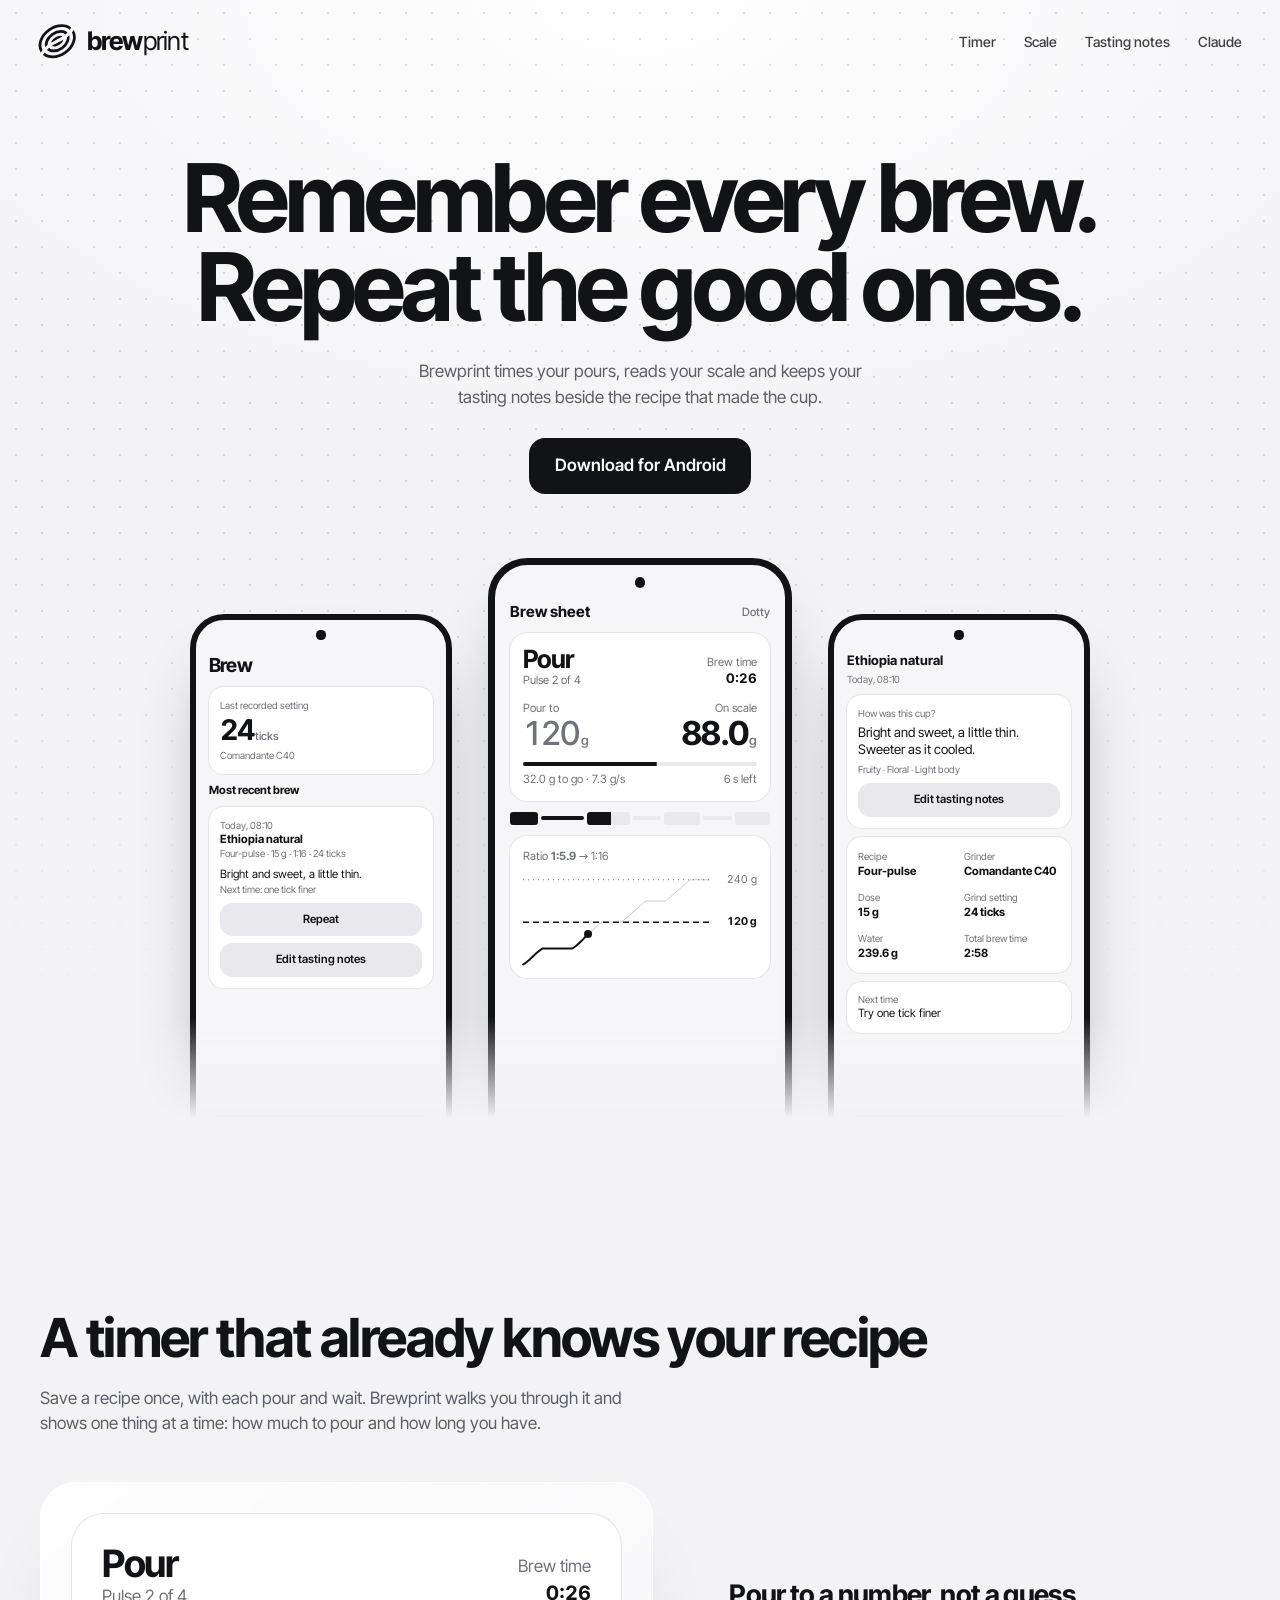
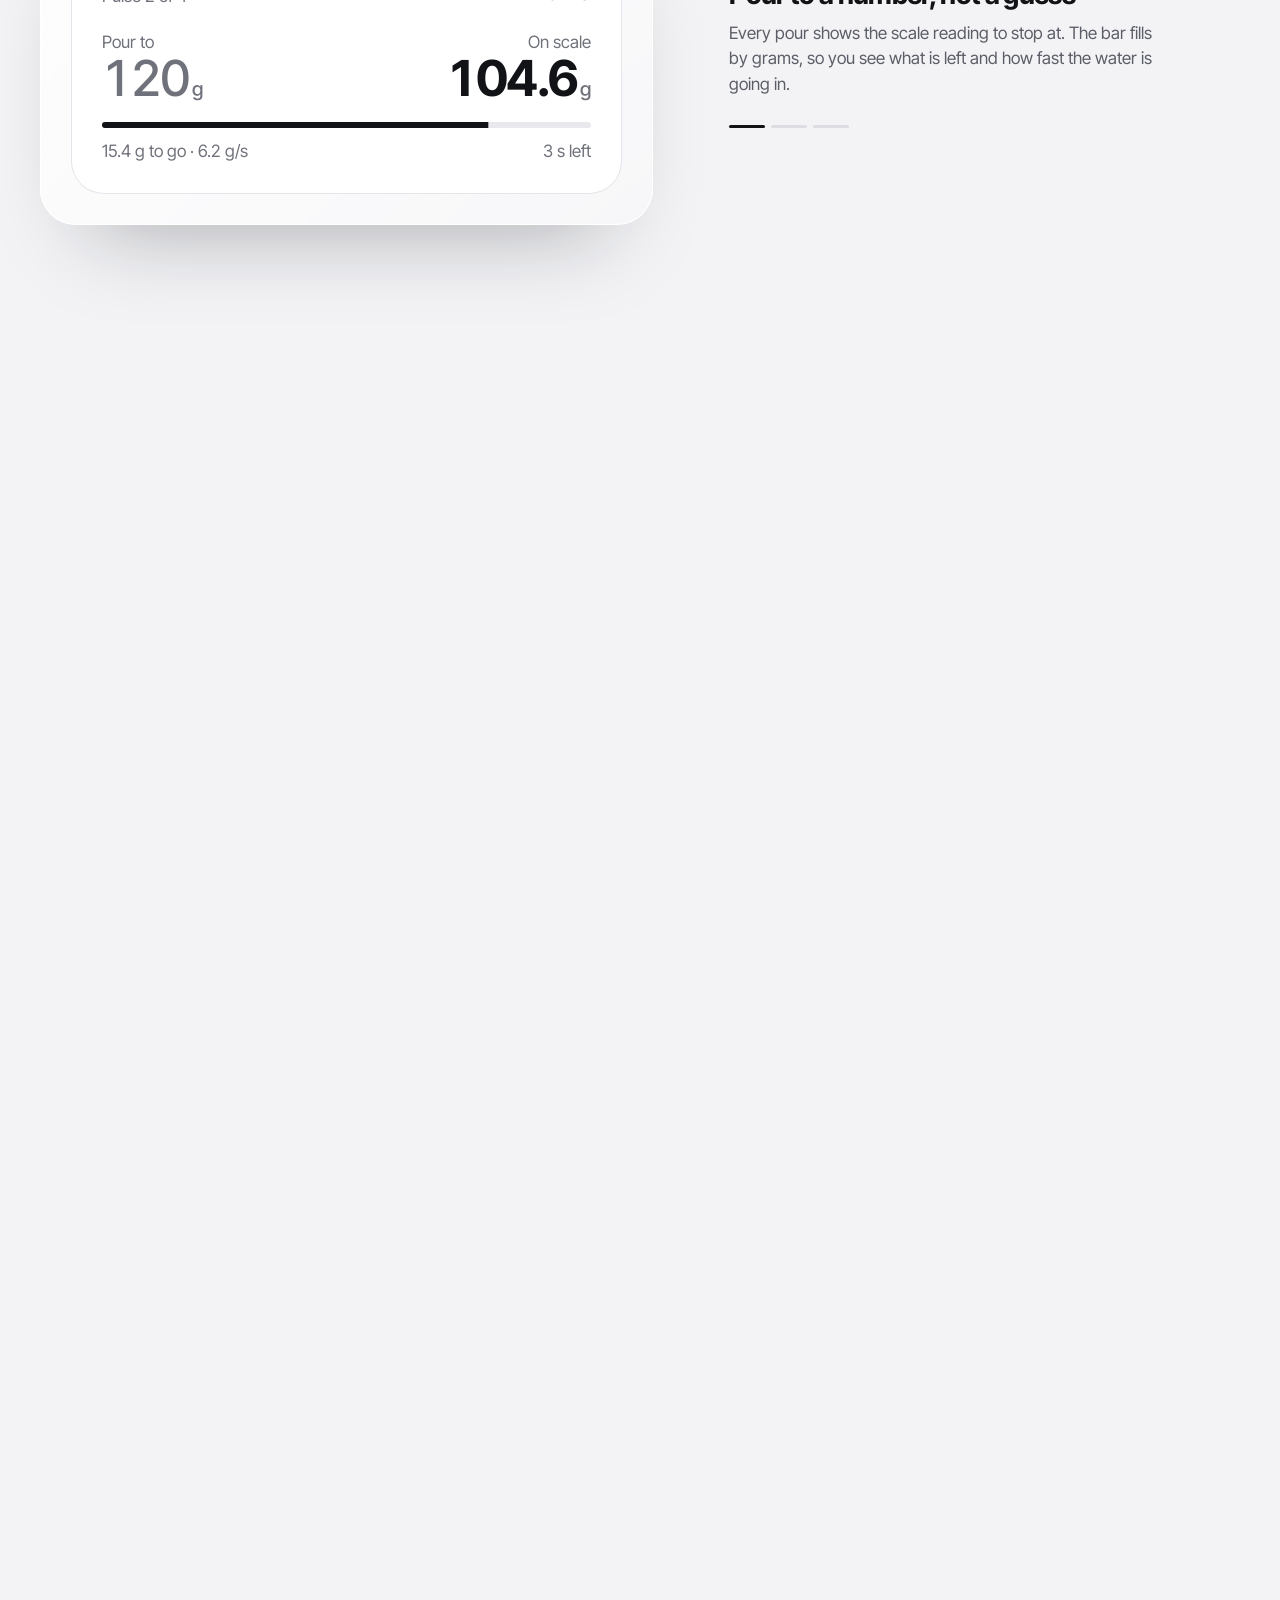
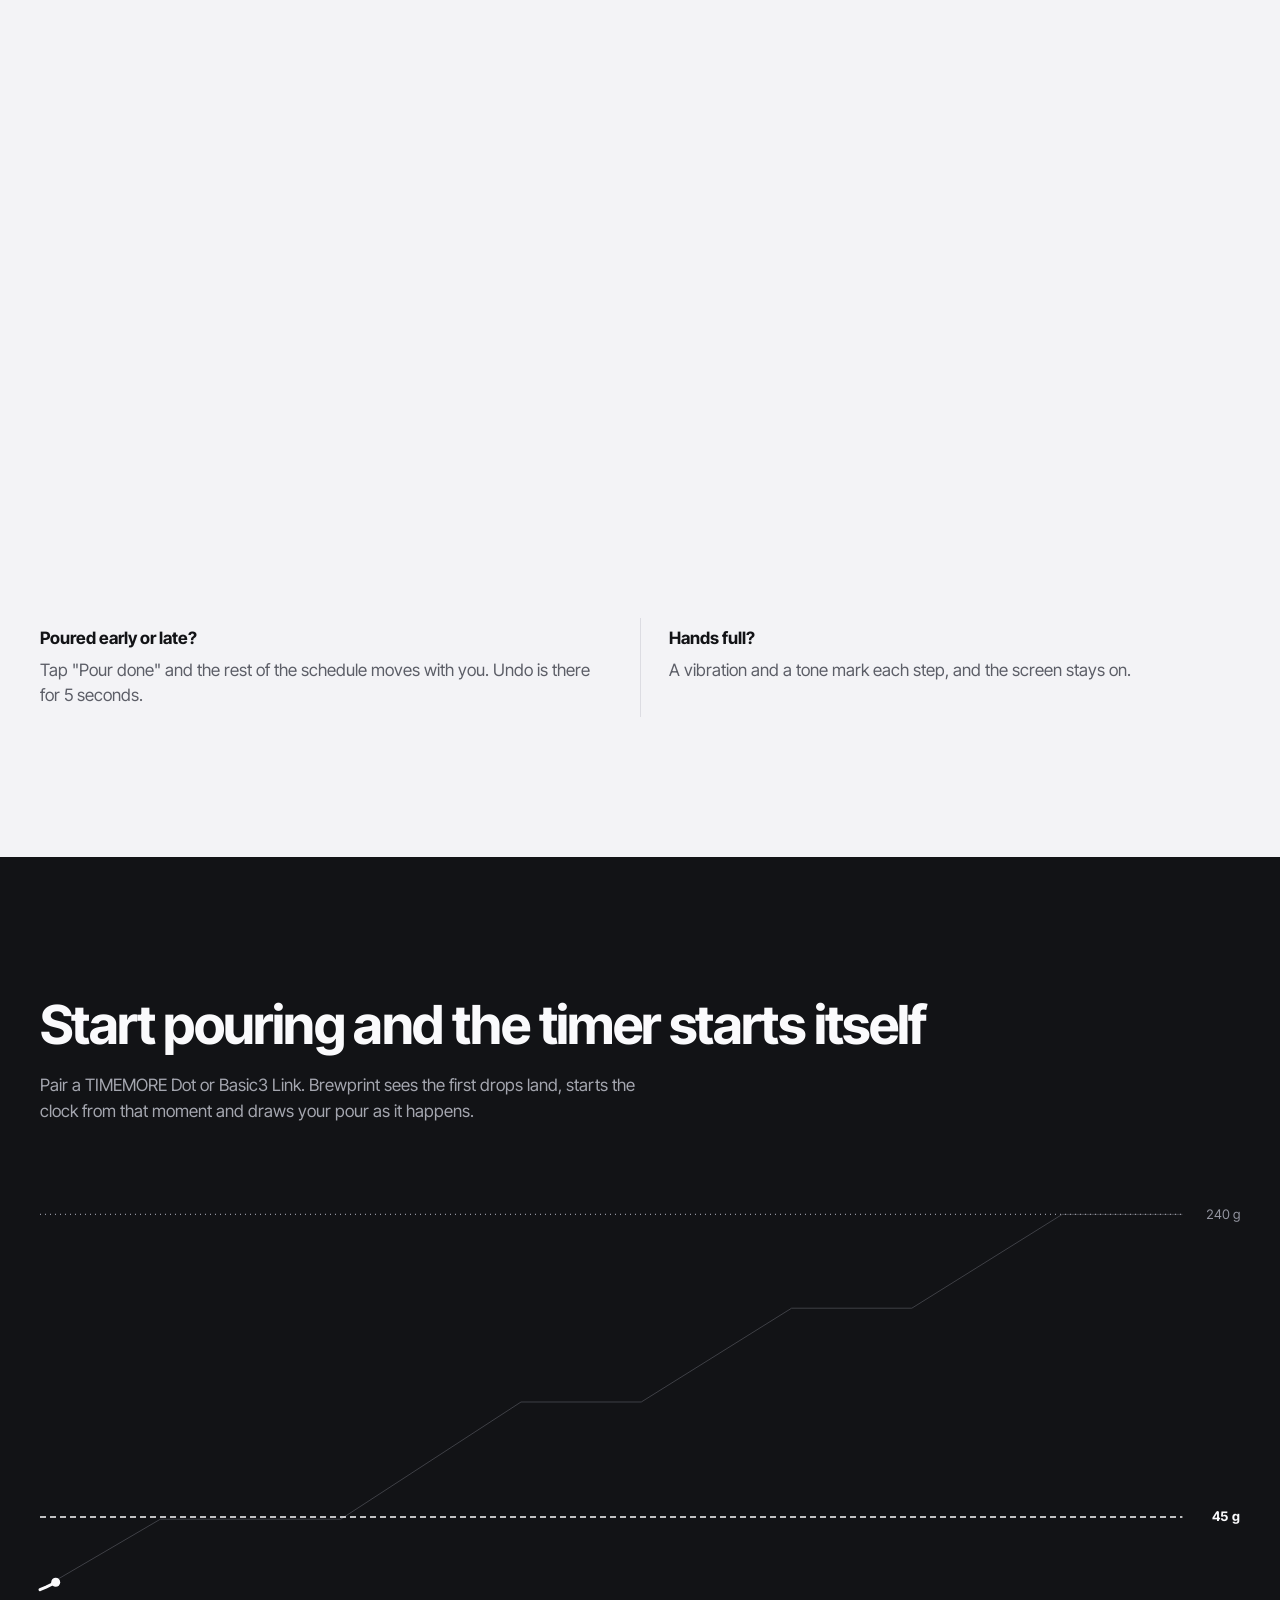
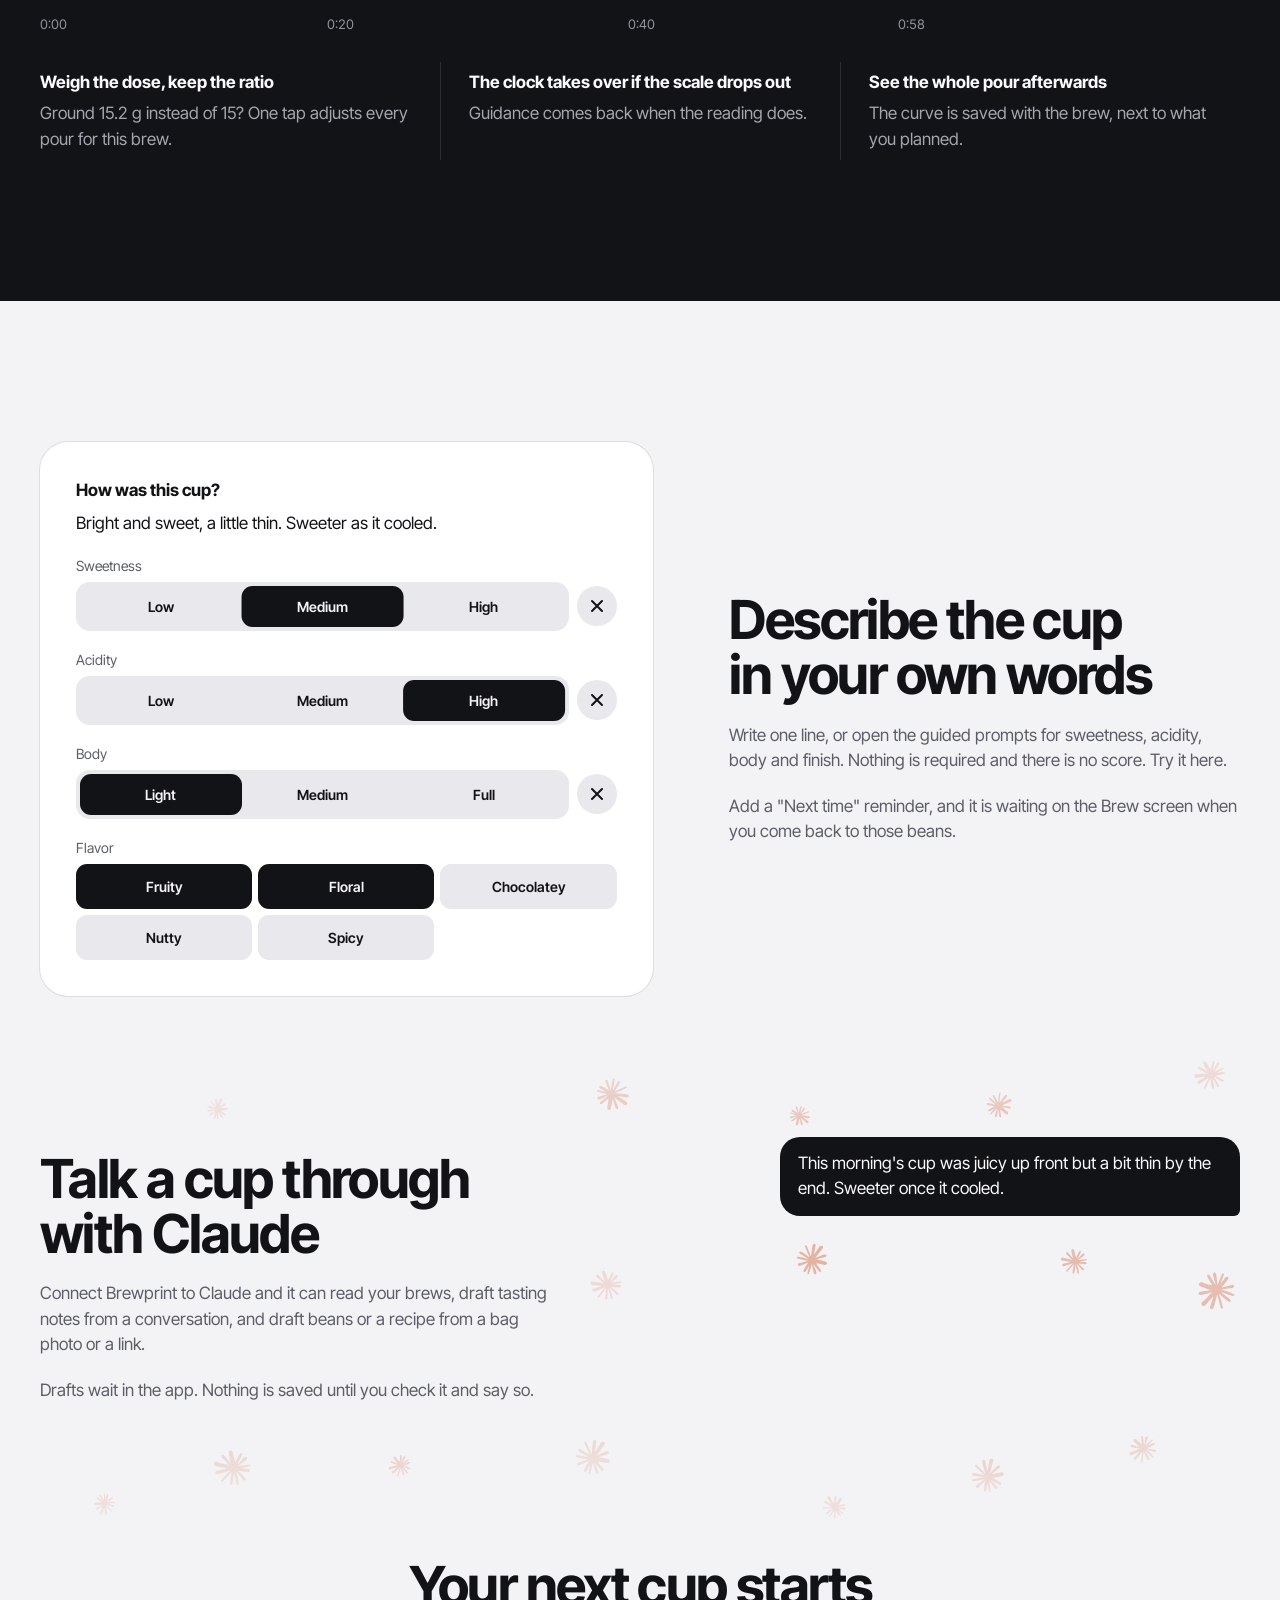
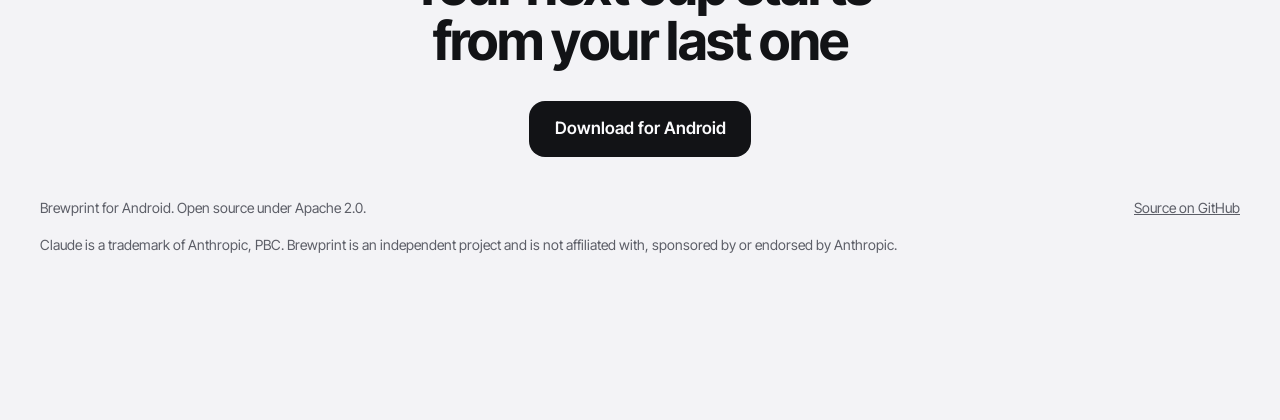
<file: web/index.html>
<!doctype html>
<html lang="en">
<head>
<meta charset="utf-8">
<meta name="viewport" content="width=device-width, initial-scale=1">
<title>Brewprint: a filter coffee journal for Android</title>
<meta name="description" content="Brewprint times your pours, reads your scale and keeps your tasting notes beside the recipe that made the cup. A free, open source filter coffee journal for Android.">
<meta name="theme-color" content="#F3F3F6">
<link rel="canonical" href="https://crabnuggets.github.io/brewprint/">
<link rel="icon" href="favicon.svg" type="image/svg+xml">
<link rel="apple-touch-icon" href="apple-touch-icon.png">
<meta property="og:type" content="website">
<meta property="og:site_name" content="Brewprint">
<meta property="og:title" content="Brewprint: remember every brew, repeat the good ones">
<meta property="og:description" content="Brewprint times your pours, reads your scale and keeps your tasting notes beside the recipe that made the cup. A free, open source filter coffee journal for Android.">
<meta property="og:url" content="https://crabnuggets.github.io/brewprint/">
<meta property="og:image" content="https://crabnuggets.github.io/brewprint/og.png">
<meta property="og:image:width" content="1200">
<meta property="og:image:height" content="630">
<meta property="og:image:alt" content="Brewprint: Remember every brew. Repeat the good ones.">
<meta name="twitter:card" content="summary_large_image">
<link rel="preload" href="fonts/inter-tight-latin-wght.woff2" as="font" type="font/woff2" crossorigin>
<style>
@font-face{font-family:"Inter Tight";font-style:normal;font-weight:100 900;font-display:swap;src:url(fonts/inter-tight-latin-wght.woff2) format("woff2")}
*{box-sizing:border-box;margin:0}
html{scroll-behavior:smooth;-webkit-text-size-adjust:100%}
body{overflow-x:hidden;background:#F3F3F6}
a{color:inherit}
fieldset{border:0;padding:0;min-width:0}

/* ---------- shared scaffolding ---------- */
.v{position:relative;overflow-x:clip;min-height:100vh;
  --t-h:clamp(2rem,4.2vw,3.5rem);--t-b:1.0625rem;--t-s:.875rem;--ease:cubic-bezier(.22,1,.36,1);
  font-family:var(--font);font-size:var(--t-b);line-height:1.5;background:var(--bg);color:var(--ink)}
.v h2{font-size:var(--t-h);line-height:1.02;letter-spacing:-.03em;font-weight:var(--hw,700);text-wrap:balance}
.v h3{font-size:var(--t-b);font-weight:700}
.v p{max-width:60ch;text-wrap:pretty}
.mut{color:var(--mut)}
.sm{font-size:var(--t-s)}
.tn{font-variant-numeric:tabular-nums}
.wrap{width:min(1200px,100% - 48px);margin-inline:auto}
.sec{padding:clamp(72px,11vw,150px) 0}
.split{display:grid;grid-template-columns:5fr 6fr;gap:clamp(32px,6vw,96px);align-items:center}
.split.rev{grid-template-columns:6fr 5fr}
.stack>*+*{margin-top:20px}
.rows>div{padding:18px 0;border-top:1px solid var(--line)}
.rows>div:last-child{border-bottom:1px solid var(--line)}
.rows p{color:var(--mut)}
.cols{display:grid;grid-template-columns:repeat(var(--n,3),1fr)}
.cols>div{padding:8px 28px;border-left:1px solid var(--line)}
.cols>div:first-child{padding-left:0;border-left:0}
.cols p{color:var(--mut);margin-top:6px}
.btn{display:inline-flex;align-items:center;padding:.9em 1.5em;border-radius:var(--br,16px);background:var(--btn);color:var(--on-btn);font-weight:600;text-decoration:none;transition:transform .18s var(--ease),opacity .18s var(--ease)}
.btn:hover{opacity:.88}.btn:active{transform:scale(.97)}
.btn:focus-visible,.clr:focus-visible,.seg label:has(:focus-visible),.blocks label:has(:focus-visible){outline:2px solid currentColor;outline-offset:3px}

.top{position:absolute;inset:0 0 auto 0;z-index:10;display:flex;align-items:center;justify-content:space-between;gap:24px;padding:22px clamp(20px,3vw,40px);white-space:nowrap}
.brand{display:flex;align-items:center;gap:10px;font-size:1.6rem;letter-spacing:-.03em;font-weight:400;text-decoration:none}
.brand b{font-weight:700}
.brand svg{width:1.5em;height:1.5em}
.top nav{display:flex;gap:28px;font-size:var(--t-s);font-weight:500}
.top nav a{text-decoration:none;opacity:.8;transition:opacity .16s var(--ease)}
.top nav a:hover{opacity:1}
.foot .legal{flex-basis:100%;text-align:left}
.foot{padding:40px 0 24px;font-size:var(--t-s);color:var(--mut);display:flex;justify-content:space-between;gap:16px;flex-wrap:wrap}

/* ---------- phone and app parts ---------- */
.phone{--pw:300px;width:var(--pw);aspect-ratio:9/19;flex:none;font-size:calc(var(--pw)/23);line-height:1.35;text-align:left;
  font-family:var(--ph-font,inherit);letter-spacing:0;background:var(--ph-bg);color:var(--ph-ink);border:.55em solid var(--ph-frame,#121316);
  border-radius:3em;padding:2.8em 1.1em 1.1em;display:flex;flex-direction:column;gap:.8em;overflow:hidden;position:relative;
  box-shadow:0 40px 70px -30px rgba(0,0,0,.45)}
.phone::before{content:"";position:absolute;top:.9em;left:50%;width:.8em;height:.8em;margin-left:-.4em;border-radius:50%;background:var(--ph-frame,#121316)}
.pc{background:var(--ph-card);border-radius:1.3em;padding:1em;box-shadow:0 0 0 1px var(--ph-line)}
.pm{color:var(--ph-mut);font-size:.86em}
.prow{display:flex;justify-content:space-between;align-items:flex-end;gap:.6em}
.prow .r{text-align:right}
.ptitle{font-size:1.7em;font-weight:700;letter-spacing:-.03em}
.phead{display:flex;justify-content:space-between;align-items:center;font-weight:700;font-size:1.15em}
.phead span{font-size:.75em;font-weight:500;color:var(--ph-mut)}
.pstate{font-size:1.9em;font-weight:700;letter-spacing:-.03em;line-height:1.05}
.pnum{font-size:2.5em;font-weight:700;letter-spacing:-.04em;line-height:1;font-variant-numeric:tabular-nums;white-space:nowrap}
.pnum i{font-size:.4em;font-style:normal;font-weight:500;letter-spacing:0;color:var(--ph-mut);margin-left:.15em}
.pnum.dim{font-weight:500;color:var(--ph-acc,var(--ph-mut))}
.pbar{height:.32em;border-radius:1em;background:var(--ph-soft);overflow:hidden;margin:.9em 0 .5em}
.pbar span{display:block;height:100%;background:var(--ph-ink);transform-origin:left;transform:scaleX(.6);transition:transform .14s linear}
.pstrip{display:flex;align-items:center;gap:.22em;height:1.05em}
.pstrip i{height:1.05em;border-radius:.22em;background:linear-gradient(90deg,var(--ph-ink) calc(var(--f,0)*100%),var(--ph-soft) 0)}
.pstrip i.wait{height:.3em}
.pfoot{margin-top:auto;display:flex;gap:.6em}
.pbtn{flex:1;text-align:center;background:var(--ph-soft);border-radius:1.1em;padding:.8em .4em;font-weight:600;margin-top:.6em;display:block}
.pbtn.pri{background:var(--ph-ink);color:var(--ph-bg)}
.pgrid{display:grid;grid-template-columns:1fr 1fr;gap:.9em .8em}
.pgrid b{display:block}
.hand{font-family:var(--hand,inherit);font-style:var(--hand-style,normal)}

.chart{position:relative;height:7em;--cl:3.6em}
.chart .plot{position:absolute;inset:0 var(--cl) 0 0}
.chart svg{position:absolute;inset:0;width:100%;height:100%;overflow:visible}
.chart path,.chart line{fill:none;vector-effect:non-scaling-stroke}
.c-plan{stroke:var(--ph-mut);opacity:.35;stroke-width:1}
.c-total{stroke:var(--ph-mut);stroke-dasharray:1 4;stroke-width:1.2}
.c-target{stroke:var(--ph-acc,var(--ph-ink));stroke-dasharray:6 4;stroke-width:1.5}
.c-curve{stroke:var(--ph-ink);stroke-width:var(--cw,2);stroke-linejoin:round;stroke-linecap:round}
.c-dot{position:absolute;width:.6em;height:.6em;border-radius:50%;background:var(--ph-ink);transform:translate(-50%,50%)}
.c-lab{position:absolute;right:0;transform:translateY(50%);font-size:.82em;color:var(--ph-mut);font-variant-numeric:tabular-nums}
.c-lab.c-tl{color:var(--ph-acc,var(--ph-ink));font-weight:700}
.c-axis{position:absolute;inset:auto 0 -1.9em 0;font-size:.82em;color:var(--ph-mut);font-variant-numeric:tabular-nums}
.c-axis span{position:absolute;transform:translateX(-50%)}
.c-axis span:first-child{transform:none}
.fx{font-size:clamp(14px,1.55vw,21px);font-family:var(--ph-font,inherit)}
.fx .pc{padding:1.5em;border-radius:1.6em}

/* tasting widget */
.taste{display:grid;gap:18px}
.taste legend{font-size:var(--t-s);color:var(--mut);margin-bottom:6px;padding:0}
.taste input{position:absolute;opacity:0;pointer-events:none}
.segrow{display:flex;align-items:center}
.seg{flex:1;position:relative;display:grid;grid-template-columns:repeat(3,1fr);background:var(--soft);border-radius:14px;padding:4px}
.seg .thumb{position:absolute;top:4px;bottom:4px;left:4px;width:calc((100% - 8px)/3);border-radius:11px;background:var(--ink);opacity:0;
  transform:translateX(calc(var(--i,0)*100%));transition:transform .28s cubic-bezier(.3,0,.2,1),opacity .2s ease}
.segrow.has .thumb{opacity:1}
.seg.jump .thumb{transition:none}
.seg label,.blocks label{position:relative;text-align:center;padding:10px 6px;border-radius:11px;font-size:var(--t-s);font-weight:600;cursor:pointer;transition:background-color .2s var(--ease),color .28s var(--ease)}
.seg label:has(:checked),.blocks label:has(:checked){color:var(--bg)}
.blocks label:has(:checked){background:var(--ink)}
.clr{flex:none;width:0;height:40px;margin-left:0;padding:0;border:0;border-radius:50%;background:var(--soft);color:var(--ink);cursor:pointer;overflow:hidden;opacity:0;visibility:hidden;
  display:grid;place-items:center;transition:width .3s var(--ease),margin-left .3s var(--ease),opacity .3s var(--ease),visibility 0s .3s}
.clr svg{width:14px;height:14px;flex:none}
.segrow.has .clr{width:40px;margin-left:8px;opacity:1;visibility:visible;transition:width .3s var(--ease),margin-left .3s var(--ease),opacity .3s var(--ease)}
.blocks{display:grid;grid-template-columns:repeat(3,1fr);gap:6px}
.blocks label{background:var(--soft);padding:12px 6px}
.note{font-size:var(--t-b)}

/* claude exchange */
#vh-claude{position:relative}
#vh-claude>.wrap{position:relative;z-index:1}
.sparks{position:absolute;left:0;right:0;bottom:0;top:calc(-1*clamp(72px,11vw,150px));width:100%;height:calc(100% + clamp(72px,11vw,150px));pointer-events:none;
  -webkit-mask-image:linear-gradient(transparent,#000 30%,#000 70%,transparent);mask-image:linear-gradient(transparent,#000 30%,#000 70%,transparent)}
.chat{display:grid;gap:12px;position:relative}
.chat.play>*{opacity:0;transform:translateY(12px)}
.chat.play>.in{opacity:1;transform:none;transition:opacity .5s ease,transform .5s var(--ease)}
.chat.play .w{opacity:0;transition:opacity .35s ease calc(var(--n)*45ms)}
.chat.play .in .w{opacity:1}
.chat .typing{position:absolute;left:0;display:none;gap:5px;padding:16px 18px;border-radius:20px;border-bottom-left-radius:6px;background:var(--soft)}
.chat.play .typing{display:flex}
.chat .typing i{width:7px;height:7px;border-radius:50%;background:var(--mut);animation:typing 1s ease-in-out infinite}
.chat .typing i:nth-child(2){animation-delay:.15s}.chat .typing i:nth-child(3){animation-delay:.3s}
@keyframes typing{0%,60%,100%{opacity:.3;transform:none}30%{opacity:1;transform:translateY(-3px)}}
.chat p{padding:14px 18px;border-radius:20px;max-width:46ch}
.chat .me{justify-self:end;background:var(--btn);color:var(--on-btn);border-bottom-right-radius:6px}
.chat .ai{background:var(--soft);border-bottom-left-radius:6px}
.chat .draft{display:flex;gap:14px;align-items:center;padding:14px 18px;border-radius:20px;background:var(--card);box-shadow:0 0 0 1px var(--line);max-width:46ch}
.chat .draft svg{width:34px;height:34px;flex:none}
.chat .draft span{display:block;color:var(--mut);font-size:var(--t-s)}

/* ================= theme and sections ================= */
.v1{--font:"Inter Tight",system-ui,sans-serif;--bg:#F3F3F6;--card:#fff;--ink:#121316;--mut:#5C5E67;--line:#DCDCE2;--soft:#E8E8ED;--btn:#121316;--on-btn:#FAFAFC;
  --ph-bg:#F6F6F8;--ph-card:#fff;--ph-ink:#121316;--ph-mut:#70727B;--ph-soft:#E8E8ED;--ph-line:#E4E4EA}
.v1 .hero{padding:clamp(120px,17vh,190px) 24px 0;text-align:center;background:radial-gradient(90% 55% at 50% 0,#fff 0,transparent 75%)}
.v1 h1{font-size:clamp(2.75rem,7.4vw,7.25rem);line-height:.94;letter-spacing:-.045em;font-weight:700;max-width:11.5em;margin:0 auto;text-wrap:balance}
.v1 .hero p{margin:28px auto;max-width:46ch;color:var(--mut)}
.v1 .stage{margin-top:64px;height:560px;overflow:hidden;display:flex;justify-content:center;align-items:flex-start;gap:36px;
  -webkit-mask-image:linear-gradient(#000 82%,transparent);mask-image:linear-gradient(#000 82%,transparent)}
.v1 .stage .phone{--pw:262px;margin-top:56px}
.v1 .stage .phone:nth-child(2){--pw:304px;margin-top:0}
.v1 .glassy{padding:clamp(16px,2.5vw,36px);border-radius:36px;background:linear-gradient(140deg,rgba(255,255,255,.9),rgba(255,255,255,.35));box-shadow:0 0 0 1px #fff inset,0 50px 90px -50px rgba(18,19,22,.35)}
.v1 .band{background:#121316;color:#FAFAFC;--mut:#A4A6AF;--line:#2C2E34;--ph-ink:#FAFAFC;--ph-mut:#9395A0;--ph-soft:#2A2C31}
.v1 .band .chart{height:clamp(220px,32vw,420px);margin:56px 0 72px;font-size:16px;--cw:3}
.v1 .panel{background:var(--card);border-radius:28px;padding:clamp(20px,3vw,36px);box-shadow:0 0 0 1px var(--line)}
.v1 .end{text-align:center}
.v1 .end h2{margin:0 auto 32px;max-width:14em}

/* ---------- hero field and the pinned, stepped focus card ---------- */
.vh{--t-m:clamp(1.375rem,2.1vw,1.875rem)}
.vh .hero{position:relative}
.vh .hero>*{position:relative;z-index:1}
.vh .hero .field{position:absolute;inset:0;z-index:0;width:100%;height:100%;pointer-events:none;
  -webkit-mask-image:linear-gradient(#000 50%,transparent 92%);mask-image:linear-gradient(#000 50%,transparent 92%)}
.vh .track{height:300vh}
.vh .pinned{position:sticky;top:0;height:100vh;height:100svh;display:flex;flex-direction:column;justify-content:center;gap:clamp(28px,5vh,56px)}
.vh .scene{display:grid;grid-template-columns:6fr 5fr;gap:clamp(32px,6vw,96px);align-items:center}
.vh .cards,.vh .texts{display:grid}
.vh .cards>*,.vh .texts>*{grid-area:1/1;opacity:0;transform:translateY(16px);filter:blur(8px);
  transition:opacity .5s ease,transform .5s ease,filter .5s ease}
.vh .cards>.on,.vh .texts>.on{opacity:1;transform:none;filter:none;
  transition:opacity .9s var(--ease) .25s,transform .9s var(--ease) .25s,filter .9s var(--ease) .25s}
.vh .texts h3{font-size:var(--t-m);line-height:1.12;letter-spacing:-.025em;text-wrap:balance}
.vh .texts p{color:var(--mut);margin-top:12px;max-width:44ch}
.vh .rail{display:flex;gap:6px;margin-top:28px}
.vh .rail i{width:36px;height:3px;border-radius:2px;background:var(--line);transition:background-color .6s ease}
.vh .rail i.on{background:var(--ink)}
.vh .after{padding:0 0 clamp(72px,11vw,150px)}
.vh .after .cols{--n:2}
@media (max-height:700px){.vh .pinned>.stack>p{display:none}}

/* ---------- small screens ---------- */
@media (max-width:860px){
  .split,.split.rev,.vh .scene{grid-template-columns:1fr}
  .vh .scene{gap:24px}
  .vh .pinned{justify-content:flex-start;padding-top:84px;gap:20px}
  .vh .pinned>.stack>p{display:none}
  .cols{grid-template-columns:1fr}
  .cols>div{padding:18px 0;border-left:0;border-top:1px solid var(--line)}
  .cols>div:first-child{border-top:0}
  .top nav{display:none}
  .v1 .stage{height:500px}.v1 .stage .phone{display:none}.v1 .stage .phone:nth-child(2){display:flex;--pw:270px}
}
@media (prefers-reduced-motion:reduce){
  html{scroll-behavior:auto}
  *,*::before,*::after{transition-duration:.01ms!important;animation-duration:.01ms!important}
}
</style>
</head>
<body>

<div class="v v1 vh">
  <header class="top" data-top="h"></header>
  <section class="hero">
    <canvas class="field" aria-hidden="true"></canvas>
    <h1>Remember every brew. Repeat the good ones.</h1>
    <p>Brewprint times your pours, reads your scale and keeps your tasting notes beside the recipe that made the cup.</p>
    <a class="btn" data-dl>Download for Android</a>
    <div class="stage"><div class="phone" data-phone="home"></div><div class="phone" data-phone="pour"></div><div class="phone" data-phone="record"></div></div>
  </section>

  <section id="vh-timer">
    <div class="track"><div class="pinned wrap">
      <div class="stack">
        <h2>A timer that already knows your recipe</h2>
        <p class="mut">Save a recipe once, with each pour and wait. Brewprint walks you through it and shows one thing at a time: how much to pour and how long you have.</p>
      </div>
      <div class="scene">
        <div class="glassy"><div class="fx cards" role="img" aria-label="The brew timer's focus card, showing the current step"><div class="pc"></div><div class="pc"></div><div class="pc"></div></div></div>
        <div>
          <div class="texts">
            <div><h3>Pour to a number, not a guess</h3><p>Every pour shows the scale reading to stop at. The bar fills by grams, so you see what is left and how fast the water is going in.</p></div>
            <div><h3>Wait, and know what comes next</h3><p>The card counts down to the next pulse and already shows the reading you will pour to.</p></div>
            <div><h3>Finish when the bed has drained</h3><p>Brew time keeps counting through drawdown. You decide when the brew is done, and the total is saved with it.</p></div>
          </div>
          <div class="rail" aria-hidden="true"><i></i><i></i><i></i></div>
        </div>
      </div>
    </div></div>
    <div class="after"><div class="wrap cols">
      <div><h3>Poured early or late?</h3><p>Tap "Pour done" and the rest of the schedule moves with you. Undo is there for 5 seconds.</p></div>
      <div><h3>Hands full?</h3><p>A vibration and a tone mark each step, and the screen stays on.</p></div>
    </div></div>
  </section>

  <section class="sec band" id="vh-scale"><div class="wrap">
    <div class="stack"><h2>Start pouring and the timer starts itself</h2>
    <p class="mut">Pair a TIMEMORE Dot or Basic3 Link. Brewprint sees the first drops land, starts the clock from that moment and draws your pour as it happens.</p></div>
    <div class="chart" data-widget="chart" data-axis data-fast></div>
    <div class="cols">
      <div><h3>Weigh the dose, keep the ratio</h3><p>Ground 15.2 g instead of 15? One tap adjusts every pour for this brew.</p></div>
      <div><h3>The clock takes over if the scale drops out</h3><p>Guidance comes back when the reading does.</p></div>
      <div><h3>See the whole pour afterwards</h3><p>The curve is saved with the brew, next to what you planned.</p></div>
    </div>
  </div></section>

  <section class="sec" id="vh-journal"><div class="wrap split rev">
    <div class="panel" data-widget="taste"></div>
    <div class="stack">
      <h2>Describe the cup in your own words</h2>
      <p class="mut">Write one line, or open the guided prompts for sweetness, acidity, body and finish. Nothing is required and there is no score. Try it here.</p>
      <p class="mut">Add a "Next time" reminder, and it is waiting on the Brew screen when you come back to those beans.</p>
    </div>
  </div></section>

  <section class="sec" id="vh-claude" style="padding-top:0"><canvas class="sparks" aria-hidden="true"></canvas><div class="wrap split">
    <div class="stack">
            <h2>Talk a cup through with Claude</h2>
      <p class="mut">Connect Brewprint to Claude and it can read your brews, draft tasting notes from a conversation, and draft beans or a recipe from a bag photo or a link.</p>
      <p class="mut">Drafts wait in the app. Nothing is saved until you check it and say so.</p>
    </div>
    <div data-widget="claude"></div>
  </div></section>

  <section class="sec end" style="padding-top:0"><div class="wrap">
    <h2>Your next cup starts from your last one</h2>
    <a class="btn" data-dl>Download for Android</a>
    <div class="foot" data-foot></div>
  </div></section>
</div>

<script>
(() => {
const $$ = (s, r = document) => [...r.querySelectorAll(s)];
const RELEASES = 'https://github.com/crabnuggets/brewprint/releases/latest';
const REPO = 'https://github.com/crabnuggets/brewprint';

/* ---------- brand mark ---------- */
let mk = 0;
const mark = () => { const id = 'mk' + mk++; return `<svg viewBox="19 19 62 62" aria-hidden="true"><defs><mask id="${id}" maskUnits="userSpaceOnUse" x="0" y="0" width="100" height="100"><rect width="100" height="100" fill="#fff"/><path transform="translate(50 50) rotate(-35)" d="M-36 4.5C-12 -11 12 11 36 -4.5" fill="none" stroke="#000" stroke-width="5"/></mask></defs><g mask="url(#${id})"><g transform="translate(50 50) rotate(-35)" fill="none" stroke="currentColor" stroke-width="4.5"><ellipse rx="30" ry="22.5"/><ellipse rx="19.5" ry="13.5"/><ellipse rx="9" ry="4.5"/></g></g></svg>`; };

$$('[data-top]').forEach(h => { const n = h.dataset.top;
  h.innerHTML = `<a class="brand" href="#" aria-label="Brewprint">${mark()}<span><b>brew</b>print</span></a><nav aria-label="Sections"><a href="#v${n}-timer">Timer</a><a href="#v${n}-scale">Scale</a><a href="#v${n}-journal">Tasting notes</a><a href="#v${n}-claude">Claude</a></nav>`; });
$$('[data-mark]').forEach(e => e.innerHTML = mark());
$$('[data-dl]').forEach(a => a.href = RELEASES);
$$('[data-foot]').forEach(f => f.innerHTML = `<span>Brewprint for Android. Open source under Apache 2.0.</span><a href="${REPO}">Source on GitHub</a><span class="legal">Claude is a trademark of Anthropic, PBC. Brewprint is an independent project and is not affiliated with, sponsored by or endorsed by Anthropic.</span>`);

/* ---------- app parts ---------- */
const focus = a => `<div class="prow"><div><div class="pstate" ${a}="state">Pour</div><div class="pm" ${a}="pulse">Pulse 2 of 4</div></div><div class="r"><div class="pm">Brew time</div><b class="tn" ${a}="time">0:26</b></div></div>
<div class="prow" style="margin-top:1em"><div><div class="pm" ${a}="tlabel">Pour to</div><div class="pnum dim"><span ${a}="target">120</span><i>g</i></div></div><div class="r"><div class="pm" ${a}="rlabel">On scale</div><div class="pnum"><span ${a}="reading">104.6</span><i ${a}="runit">g</i></div></div></div>
<div class="pbar"><span ${a}="bar"></span></div><div class="prow pm"><span ${a}="detail">15.4 g to go · 6.2 g/s</span><span ${a}="left">3 s left</span></div>`;

const phones = {
  pour: `<div class="phead">Brew sheet<span>Dotty</span></div><div class="pc">${focus('data-s')}</div>
<div class="pstrip" data-s="strip"></div>
<div class="pc"><div class="pm">Ratio <b data-s="ratio">1:7.0</b> → 1:16</div><div class="chart" data-widget="chart" style="margin-top:.6em"></div></div>
<div class="pfoot"><span class="pbtn">Pause</span><span class="pbtn" data-s="skip">Pour done</span></div>`,
  home: `<div class="ptitle">Brew</div>
<div class="pc"><div class="pm">Last recorded setting</div><div class="pnum" style="margin:.15em 0">24<i>ticks</i></div><div class="pm">Comandante C40</div></div>
<b>Most recent brew</b>
<div class="pc"><div class="pm">Today, 08:10</div><b>Ethiopia natural</b><div class="pm">Four-pulse · 15 g · 1:16 · 24 ticks</div><div class="hand" style="margin-top:.6em">Bright and sweet, a little thin.</div><div class="pm hand">Next time: one tick finer</div><span class="pbtn">Repeat</span><span class="pbtn">Edit tasting notes</span></div>
<div class="pfoot"><span class="pbtn pri">New brew</span></div>`,
  record: `<div class="phead">Ethiopia natural</div><div class="pm" style="margin-top:-.6em">Today, 08:10</div>
<div class="pc"><div class="pm">How was this cup?</div><div class="hand" style="font-size:1.15em;margin:.3em 0">Bright and sweet, a little thin. Sweeter as it cooled.</div><div class="pm">Fruity · Floral · Light body</div><span class="pbtn">Edit tasting notes</span></div>
<div class="pc pgrid"><div><span class="pm">Recipe</span><b>Four-pulse</b></div><div><span class="pm">Grinder</span><b>Comandante C40</b></div><div><span class="pm">Dose</span><b>15 g</b></div><div><span class="pm">Grind setting</span><b>24 ticks</b></div><div><span class="pm">Water</span><b>239.6 g</b></div><div><span class="pm">Total brew time</span><b>2:58</b></div></div>
<div class="pc"><div class="pm">Next time</div><div class="hand">Try one tick finer</div></div>
<div class="pfoot"><span class="pbtn pri">Repeat</span></div>`
};
$$('[data-phone]').forEach(p => { p.innerHTML = phones[p.dataset.phone]; p.setAttribute('role', 'img'); p.setAttribute('aria-label', 'Brewprint app screen'); });
$$('[data-widget="focus"]').forEach(e => e.innerHTML = focus('data-s'));

let tn = 0;
const segs = (name, opts, on) => `<fieldset><legend>${name}</legend><div class="segrow"><div class="seg"><i class="thumb"></i>${opts.map(o => `<label><input type="radio" name="t${tn}-${name}"${o === on ? ' checked' : ''}>${o}</label>`).join('')}</div><button type="button" class="clr" aria-label="Clear ${name}"><svg viewBox="0 0 14 14" aria-hidden="true"><path d="M2 2l10 10M12 2L2 12" fill="none" stroke="currentColor" stroke-width="2" stroke-linecap="round"/></svg></button></div></fieldset>`;
$$('[data-widget="taste"]').forEach(e => { tn++; e.classList.add('taste');
  e.innerHTML = `<div><h3>How was this cup?</h3><p class="note hand" style="margin-top:8px">Bright and sweet, a little thin. Sweeter as it cooled.</p></div>
${segs('Sweetness', ['Low', 'Medium', 'High'], 'Medium')}${segs('Acidity', ['Low', 'Medium', 'High'], 'High')}${segs('Body', ['Light', 'Medium', 'Full'], 'Light')}
<fieldset><legend>Flavor</legend><div class="blocks">${['Fruity', 'Floral', 'Chocolatey', 'Nutty', 'Spicy'].map((o, i) => `<label><input type="checkbox"${i < 2 ? ' checked' : ''}>${o}</label>`).join('')}</div></fieldset>`; });
// a selected choice clears when tapped again, as in the app
// the block slides between choices, and fades in place when the group was empty
const place = seg => { const row = seg.parentNode, i = $$('input', seg).findIndex(x => x.checked);
  if (i < 0) return row.classList.remove('has');
  if (!row.classList.contains('has')) { seg.classList.add('jump'); seg.style.setProperty('--i', i); void seg.offsetWidth; seg.classList.remove('jump'); }
  else seg.style.setProperty('--i', i);
  row.classList.add('has'); };
document.addEventListener('click', e => { const c = e.target.closest('.clr'), r = e.target.closest('.seg input');
  if (c) { const seg = c.previousElementSibling; $$('input', seg).forEach(x => { x.checked = false; x.dataset.was = ''; }); place(seg); seg.querySelector('input').focus({ focusVisible: false }); return; }
  if (!r) return;
  if (r.dataset.was === '1') { r.checked = false; r.dataset.was = ''; }
  else { $$('input', r.closest('.seg')).forEach(x => x.dataset.was = ''); r.dataset.was = '1'; }
  place(r.closest('.seg')); });
$$('.seg input:checked').forEach(r => r.dataset.was = '1');
$$('.seg').forEach(place);

$$('[data-widget="claude"]').forEach(e => { e.classList.add('chat');
  e.innerHTML = `<p class="me">This morning's cup was juicy up front but a bit thin by the end. Sweeter once it cooled.</p>
<p class="ai">I've drafted tasting notes for your Ethiopia natural: fruity, light body, and "sweeter as it cooled". They're waiting on the brew for you to check and save.</p>
<div class="draft">${mark()}<div><b>Review tasting notes from Claude</b><span>Ethiopia natural · Today, 08:10</span></div></div><div class="typing" aria-hidden="true"><i></i><i></i><i></i></div>`;
  // the first time it scrolls into view the exchange plays out: message, typing dots, a streamed reply, then the draft
  if (matchMedia('(prefers-reduced-motion: reduce)').matches) return;
  const [me, ai, draft, typing] = e.children, words = ai.textContent.split(' ');
  ai.innerHTML = words.map((w, i) => `<span class="w" style="--n:${i}">${w}</span>`).join(' ');
  e.classList.add('play');
  const io = new IntersectionObserver(es => { if (!es[0].isIntersecting) return; io.disconnect();
    typing.style.top = ai.offsetTop + 'px';
    const at = (ms, fn) => setTimeout(fn, ms);
    at(150, () => me.classList.add('in'));
    at(900, () => typing.classList.add('in'));
    at(2300, () => { typing.style.transition = 'none'; typing.classList.remove('in'); ai.classList.add('in'); });
    at(2300 + words.length * 45 + 450, () => draft.classList.add('in'));
  }, { threshold: .6 }); io.observe(e); });

/* ---------- brew simulation ---------- */
const P = [{ to: 45, pour: 8, wait: 12 }, { to: 120, pour: 12, wait: 8 }, { to: 180, pour: 10, wait: 8 }, { to: 240, pour: 10, wait: 0 }];
const DOSE = 15, TOTAL = 240, TOP = 262, DD = 8, steps = [];
const settled = i => i < 0 ? 0 : P[i].to + (i === 3 ? -.4 : .4);
let acc = 0;
P.forEach((p, i) => { steps.push({ k: 'pour', i, s: acc, e: acc + p.pour }); acc += p.pour; if (p.wait) { steps.push({ k: 'wait', i, s: acc, e: acc + p.wait }); acc += p.wait; } });
steps.push({ k: 'draw', i: 3, s: acc, e: acc + DD });
const LOOP = acc + DD, starts = steps.filter(s => s.k === 'pour').map(s => s.s);
const stepAt = t => steps.find(s => t < s.e) || steps[steps.length - 1];
const grams = t => { if (t <= 0) return 0; const s = stepAt(t); if (s.k !== 'pour') return settled(s.i);
  const u = (t - s.s) / (s.e - s.s), a = settled(s.i - 1), b = settled(s.i); return a + (b - a) * (.65 * u + .35 * u * u * (3 - 2 * u)); };
const fmt = t => Math.floor(t / 60) + ':' + String(Math.floor(t % 60)).padStart(2, '0');
const X = t => t / LOOP * 100, Y = g => 100 - g / TOP * 100;

const planD = 'M0,100' + steps.filter(s => s.k === 'pour').map(s => `L${X(s.s)},${Y(s.i ? P[s.i - 1].to : 0)}L${X(s.e)},${Y(P[s.i].to)}`).join('') + `L100,${Y(TOTAL)}`;
const charts = $$('[data-widget="chart"]').map(el => { el.classList.add('chart');
  el.innerHTML = `<div class="plot"><svg viewBox="0 0 100 100" preserveAspectRatio="none" aria-hidden="true"><path class="c-plan" d="${planD}"/><line class="c-total" x1="0" x2="100" y1="${Y(TOTAL)}" y2="${Y(TOTAL)}"/><line class="c-target" x1="0" x2="100"/><path class="c-curve"/></svg><i class="c-dot"></i>${el.hasAttribute('data-axis') ? `<div class="c-axis">${starts.map(s => `<span style="left:${X(s)}%">${fmt(s)}</span>`).join('')}</div>` : ''}</div><span class="c-lab" style="bottom:${TOTAL / TOP * 100}%">${TOTAL} g</span><span class="c-lab c-tl"></span>`;
  el.setAttribute('role', 'img'); el.setAttribute('aria-label', 'Water on the scale over time, rising to each pour target');
  return { el, fast: el.hasAttribute('data-fast'), tl: el.querySelector('.c-target'), cv: el.querySelector('.c-curve'), dot: el.querySelector('.c-dot'), lab: el.querySelector('.c-tl') }; });

const bound = {};
$$('[data-s]').forEach(e => (bound[e.dataset.s] ||= []).push(e));
const set = (k, v) => (bound[k] || []).forEach(e => { if (e.textContent !== v) e.textContent = v; });

const plan = steps.filter(p => p.k !== 'draw');
(bound.strip || []).forEach(st => st.innerHTML = plan.map(p => `<i class="${p.k}" style="flex:${p.e - p.s}"></i>`).join(''));

function render(t) {
  const s = stepAt(t), g = grams(t), n = s.i + 1, pour = s.k === 'pour', wait = s.k === 'wait';
  const target = wait ? P[s.i + 1].to : P[s.i].to, left = Math.max(1, Math.ceil(s.e - t));
  const flow = Math.max(0, (g - grams(t - .5)) / .5);
  set('state', pour ? 'Pour' : wait ? 'Wait' : 'Drawdown');
  set('pulse', pour ? `Pulse ${n} of 4` : wait ? `After pulse ${n} of 4` : 'After the last pour');
  set('time', fmt(t)); set('grams', g.toFixed(1));
  set('tlabel', pour ? 'Pour to' : wait ? 'Then pour to' : 'Planned');
  set('target', String(target));
  set('rlabel', pour ? 'On scale' : wait ? 'Time left' : 'Water');
  set('reading', wait ? String(left) : g.toFixed(1)); set('runit', wait ? 's' : 'g');
  set('detail', pour ? `${Math.max(0, target - g).toFixed(1)} g to go · ${flow.toFixed(1)} g/s` : wait ? `Pulse ${n + 1} starts at ${fmt(s.e)}` : 'Finish when it has drained');
  set('left', pour ? `${left} s left` : '');
  set('ratio', '1:' + (g / DOSE).toFixed(1));
  set('skip', pour ? 'Pour done' : wait ? `Start pulse ${n + 1}` : 'Finish brew');
  const prog = pour ? (g - settled(s.i - 1)) / (settled(s.i) - settled(s.i - 1)) : wait ? (t - s.s) / (s.e - s.s) : 1;
  (bound.bar || []).forEach(b => b.style.transform = `scaleX(${prog.toFixed(3)})`);
  (bound.strip || []).forEach(st => [...st.children].forEach((c, i) => { const p = plan[i];
    c.style.setProperty('--f', Math.min(1, Math.max(0, (t - p.s) / (p.e - p.s))).toFixed(3)); }));
  paint(charts.filter(c => !c.fast), t);
}
function paint(list, t) {
  const s = stepAt(t), g = grams(t), target = s.k === 'wait' ? P[s.i + 1].to : P[s.i].to;
  let d = 'M0,100'; for (let x = .4; x < t; x += .4) d += `L${X(x).toFixed(2)},${Y(grams(x)).toFixed(2)}`; d += `L${X(t).toFixed(2)},${Y(g).toFixed(2)}`;
  const now = performance.now();
  list.forEach(c => { c.ty = c.ty == null ? target : c.ty + (target - c.ty) * (1 - Math.exp(-(now - c.at) / 320)); c.at = now;
    c.cv.setAttribute('d', d); c.tl.setAttribute('y1', Y(c.ty)); c.tl.setAttribute('y2', Y(c.ty));
    c.dot.style.left = X(t) + '%'; c.dot.style.bottom = g / TOP * 100 + '%';
    c.lab.style.bottom = c.ty / TOP * 100 + '%'; c.lab.textContent = target === TOTAL ? '' : target + ' g'; });
}
const still = matchMedia('(prefers-reduced-motion: reduce)').matches;
const t0 = performance.now() - 24500;
render(26.4);
if (!still) setInterval(() => { if (!document.hidden) render(((performance.now() - t0) / 1000) % LOOP); }, 100);

// the large chart replays the whole brew at 4 times speed, holds the finished curve, then starts again
const fast = charts.filter(c => c.fast), SPEED = 4, HOLD = 2.5;
paint(fast, LOOP);
if (!still) fast.forEach(c => { let f0 = 0, on = false;
  const frame = now => { if (!on) return; paint([c], Math.min(LOOP, ((now - f0) / 1000 % (LOOP / SPEED + HOLD)) * SPEED)); requestAnimationFrame(frame); };
  new IntersectionObserver(es => { const v = es[0].isIntersecting; if (v && !on) { on = true; f0 = performance.now(); requestAnimationFrame(frame); } else if (!v) on = false; }, { threshold: .25 }).observe(c.el); });

/* ---------- pinned focus card, stepped by scroll ---------- */
const STAGES = [
  { state: 'Pour', pulse: 'Pulse 2 of 4', time: '0:26', tlabel: 'Pour to', target: '120', rlabel: 'On scale', reading: '104.6', runit: 'g', detail: '15.4 g to go · 6.2 g/s', left: '3 s left', bar: .79 },
  { state: 'Wait', pulse: 'After pulse 2 of 4', time: '0:34', tlabel: 'Then pour to', target: '180', rlabel: 'Time left', reading: '6', runit: 's', detail: 'Pulse 3 starts at 0:40', left: '', bar: .25 },
  { state: 'Drawdown', pulse: 'After the last pour', time: '2:41', tlabel: 'Planned', target: '240', rlabel: 'Water', reading: '239.6', runit: 'g', detail: 'Ratio 1:16.0', left: '', bar: 1 }];

const track = document.querySelector('.vh .track');
const layers = ['.vh .cards>*', '.vh .texts>*', '.vh .rail>*'].map(s => $$(s));
layers[0].forEach((c, i) => { c.innerHTML = focus('data-k');
  $$('[data-k]', c).forEach(e => e.dataset.k === 'bar' ? e.style.transform = `scaleX(${STAGES[i].bar})` : e.textContent = STAGES[i][e.dataset.k]); });
let scene = -1;
const onScroll = () => { const r = track.getBoundingClientRect(); if (!r.height) return;
  const i = Math.floor(Math.min(.999, Math.max(0, -r.top / (r.height - innerHeight))) * 3);
  if (i === scene) return; scene = i; layers.forEach(l => l.forEach((e, j) => e.classList.toggle('on', j === i))); };
addEventListener('scroll', onScroll, { passive: true }); addEventListener('resize', onScroll);

/* ---------- Hybrid: dot field behind the hero that answers the pointer ---------- */
const vh = document.querySelector('.vh'), hero = vh.querySelector('.hero'), cv = hero.querySelector('.field'), cx = cv.getContext('2d');
const GAP = 26, R = 230;
let W = 0, H = 0, px = 0, py = 0, tx = 0, ty = 0, k = 0, tk = 0, raf = 0;
function draw() {
  cx.clearRect(0, 0, W, H);
  const x0 = (W % GAP) / 2 + GAP / 2, near = [];
  cx.fillStyle = 'rgba(18,19,22,.13)';
  for (let y = GAP / 2; y < H; y += GAP) for (let x = x0; x < W; x += GAP) {
    const dx = x - px, dy = y - py, d = Math.hypot(dx, dy);
    if (k > .01 && d < R) near.push([x, y, dx, dy, d]); else cx.fillRect(x - 1, y - 1, 2, 2);
  }
  for (const [x, y, dx, dy, d] of near) { let f = 1 - d / R; f = k * f * f * (3 - 2 * f);
    const push = f * 7 / (d || 1);
    cx.fillStyle = `rgba(18,19,22,${(.13 + f * .3).toFixed(3)})`;
    cx.beginPath(); cx.arc(x + dx * push, y + dy * push, 1 + f * 1.2, 0, 6.2832); cx.fill(); }
}
function tick() { px += (tx - px) * .1; py += (ty - py) * .1; k += (tk - k) * .07; draw();
  raf = Math.abs(tk - k) > .004 || Math.hypot(tx - px, ty - py) > .3 ? requestAnimationFrame(tick) : 0; }
new ResizeObserver(() => { const r = hero.getBoundingClientRect(), d = Math.min(2, devicePixelRatio || 1); if (!r.width) return;
  W = r.width; H = r.height; cv.width = W * d; cv.height = H * d; cx.setTransform(d, 0, 0, d, 0, 0); draw(); }).observe(hero);
if (!still) {
  vh.addEventListener('pointermove', e => { if (e.pointerType === 'touch') return;
    const r = hero.getBoundingClientRect(); tx = e.clientX - r.left; ty = e.clientY - r.top;
    tk = ty < H ? 1 : 0; if (k < .01) { px = tx; py = ty; }
    if (!raf) raf = requestAnimationFrame(tick); });
  vh.addEventListener('pointerleave', () => { tk = 0; if (!raf) raf = requestAnimationFrame(tick); });
}

onScroll();

/* ---------- Claude: a sparse field of marks that drift and move away from the pointer ---------- */
const sk = document.querySelector('.sparks'), sx = sk.getContext('2d');
const LOGO = new Path2D('M4.709 15.955l4.72-2.647.08-.23-.08-.128H9.2l-.79-.048-2.698-.073-2.339-.097-2.266-.122-.571-.121L0 11.784l.055-.352.48-.321.686.06 1.52.103 2.278.158 1.652.097 2.449.255h.389l.055-.157-.134-.098-.103-.097-2.358-1.596-2.552-1.688-1.336-.972-.724-.491-.364-.462-.158-1.008.656-.722.881.06.225.061.893.686 1.908 1.476 2.491 1.833.365.304.145-.103.019-.073-.164-.274-1.355-2.446-1.446-2.49-.644-1.032-.17-.619a2.97 2.97 0 01-.104-.729L6.283.134 6.696 0l.996.134.42.364.62 1.414 1.002 2.229 1.555 3.03.456.898.243.832.091.255h.158V9.01l.128-1.706.237-2.095.23-2.695.08-.76.376-.91.747-.492.584.28.48.685-.067.444-.286 1.851-.559 2.903-.364 1.942h.212l.243-.242.985-1.306 1.652-2.064.73-.82.85-.904.547-.431h1.033l.76 1.129-.34 1.166-1.064 1.347-.881 1.142-1.264 1.7-.79 1.36.073.11.188-.02 2.856-.606 1.543-.28 1.841-.315.833.388.091.395-.328.807-1.969.486-2.309.462-3.439.813-.042.03.049.061 1.549.146.662.036h1.622l3.02.225.79.522.474.638-.079.485-1.215.62-1.64-.389-3.829-.91-1.312-.329h-.182v.11l1.093 1.068 2.006 1.81 2.509 2.33.127.578-.322.455-.34-.049-2.205-1.657-.851-.747-1.926-1.62h-.128v.17l.444.649 2.345 3.521.122 1.08-.17.353-.608.213-.668-.122-1.374-1.925-1.415-2.167-1.143-1.943-.14.08-.674 7.254-.316.37-.729.28-.607-.461-.322-.747.322-1.476.389-1.924.315-1.53.286-1.9.17-.632-.012-.042-.14.018-1.434 1.967-2.18 2.945-1.726 1.845-.414.164-.717-.37.067-.662.401-.589 2.388-3.036 1.44-1.882.93-1.086-.006-.158h-.055L4.132 18.56l-1.13.146-.487-.456.061-.746.231-.243 1.908-1.312-.006.006z');
const stext = sk.parentNode.querySelector('.stack');
let SW = 0, SH = 0, parts = [], mx = -1e4, my = -1e4, son = false, slast = 0;
const rnd = (a, b) => a + Math.random() * (b - a);
function seed() { parts = []; const G = SW < 700 ? 135 : 185;
  for (let y = G / 2; y < SH + G / 2; y += G) for (let x = G / 2; x < SW + G / 2; x += G) { const dir = rnd(0, 6.2832), v = rnd(5, 13);
    parts.push({ x: x + rnd(-.38, .38) * G, y: y + rnd(-.38, .38) * G, ox: 0, oy: 0, vx: 0, vy: 0, dx: Math.cos(dir) * v, dy: Math.sin(dir) * v,
      s: rnd(16, 40), a: rnd(0, 6.2832), w: rnd(-.12, .12), al: rnd(.3, .58) }); } }
function sdraw(dt) {
  const r = sk.getBoundingClientRect(), px = mx - r.left, py = my - r.top, R = 190, M = 60;
  const tr = stext.getBoundingClientRect(), tl = tr.left - r.left, tt = tr.top - r.top, tw = tr.width, th = tr.height;
  sx.clearRect(0, 0, SW, SH); sx.fillStyle = '#D97757';
  for (const p of parts) {
    p.x += p.dx * dt; p.y += p.dy * dt;
    if (p.x < -M) p.x += SW + 2 * M; else if (p.x > SW + M) p.x -= SW + 2 * M;
    if (p.y < -M) p.y += SH + 2 * M; else if (p.y > SH + M) p.y -= SH + 2 * M;
    const ex = p.x + p.ox - px, ey = p.y + p.oy - py, e = Math.hypot(ex, ey) || 1;
    let ax = -12 * p.ox, ay = -12 * p.oy;
    if (e < R) { const f = (1 - e / R) ** 2 * 3200; ax += ex / e * f; ay += ey / e * f; }
    const damp = Math.exp(-5 * dt);
    p.vx = (p.vx + ax * dt) * damp; p.vy = (p.vy + ay * dt) * damp; p.ox += p.vx * dt; p.oy += p.vy * dt;
    p.a += (p.w + p.vx * .004) * dt;
    const k = p.s / 24;
    // marks fade out as they come up to the text, so none sits behind it
    const qx = p.x + p.ox, qy = p.y + p.oy, gap = Math.hypot(Math.max(tl - qx, 0, qx - tl - tw), Math.max(tt - qy, 0, qy - tt - th)) - p.s / 2;
    const near = Math.min(1, Math.max(0, gap / 70)); if (!near) continue;
    sx.save(); sx.globalAlpha = p.al * near * near * (3 - 2 * near); sx.translate(p.x + p.ox, p.y + p.oy); sx.rotate(p.a); sx.scale(k, k); sx.translate(-12, -12); sx.fill(LOGO); sx.restore();
  }
}
const sframe = now => { if (!son) return; sdraw(Math.min(.05, (now - slast) / 1000)); slast = now; requestAnimationFrame(sframe); };
new ResizeObserver(() => { const r = sk.getBoundingClientRect(), dp = Math.min(2, devicePixelRatio || 1); if (!r.width) return;
  if (Math.abs(r.width - SW) > 1 || Math.abs(r.height - SH) > 80) { SW = r.width; SH = r.height; seed(); }
  sk.width = SW * dp; sk.height = SH * dp; sx.setTransform(dp, 0, 0, dp, 0, 0); sdraw(0); }).observe(sk);
if (!still) {
  new IntersectionObserver(es => { const v = es[0].isIntersecting; if (v && !son) { son = true; slast = performance.now(); requestAnimationFrame(sframe); } else if (!v) son = false; }).observe(sk);
  addEventListener('pointermove', e => { if (e.pointerType !== 'touch') { mx = e.clientX; my = e.clientY; } }, { passive: true });
  document.documentElement.addEventListener('pointerleave', () => { mx = my = -1e4; });
}
})();
</script>
</body>
</html>
</file>
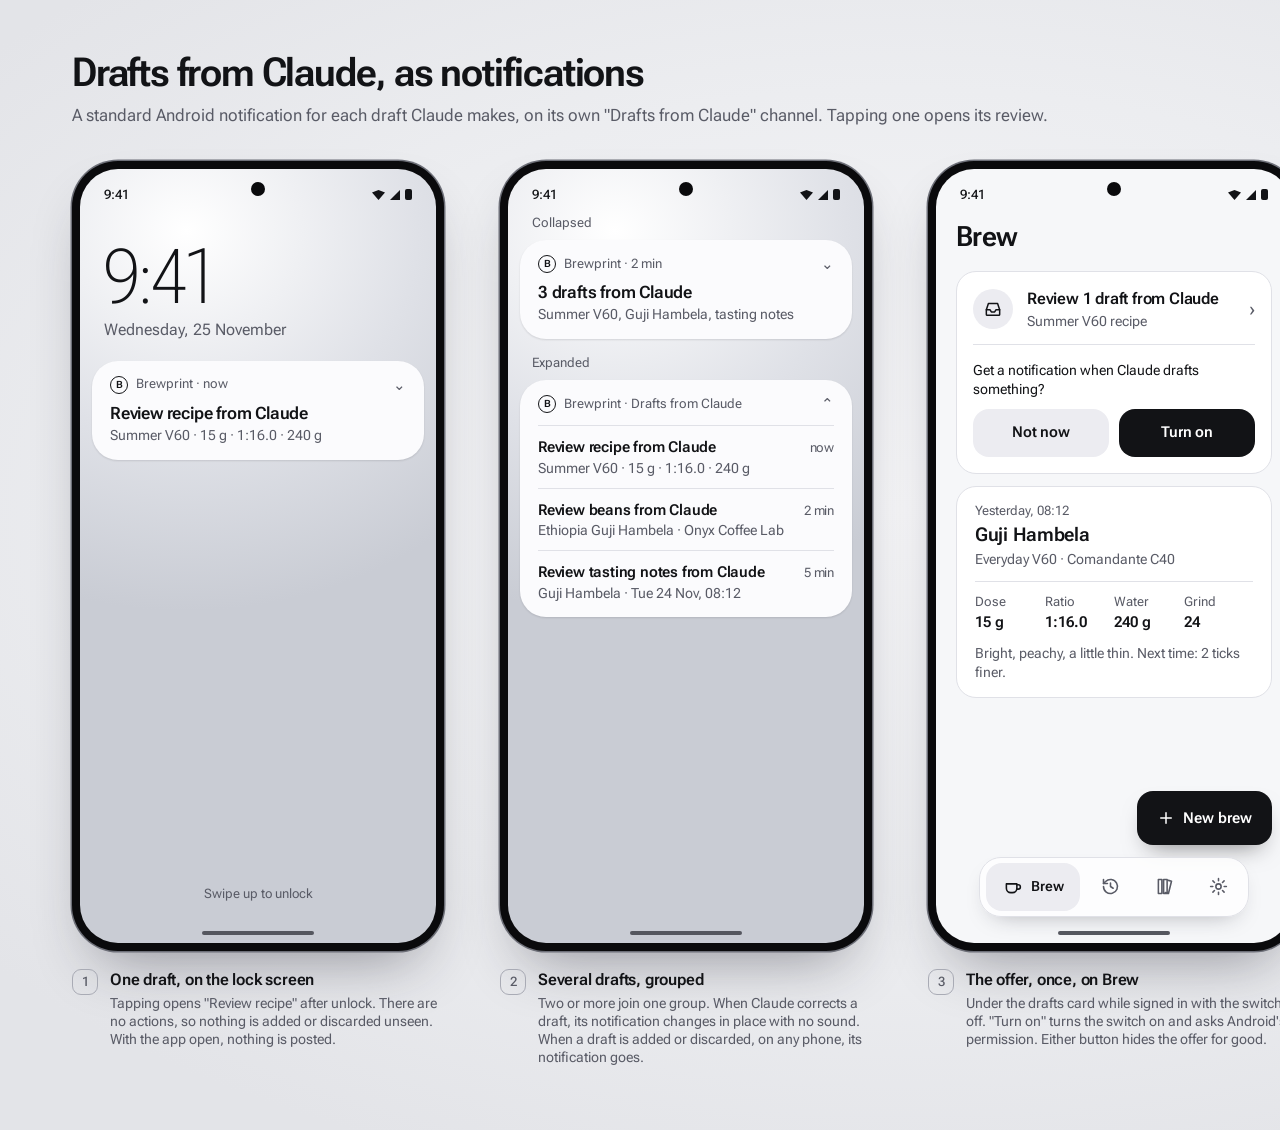
<file: docs/design/mockups/draft-notifications/index.html>
<!doctype html>
<html lang="en">
<head>
<meta charset="utf-8">
<title>Draft notifications</title>
<link href="https://fonts.googleapis.com/css2?family=Roboto+Flex:opsz,wght@8..144,300..700&display=swap" rel="stylesheet">
<style>
:root{
  --bg:#F6F7F9; --surface:#FFFFFF; --cont:#F0F0F4; --high:#ECECF1; --highest:#DADBE2;
  --line:#C9CAD3; --hair:#E0E1E7; --on:#121316; --inv:#FFFFFF; --dim:#595B66; --rule:#898B96;
}
*{box-sizing:border-box;margin:0;padding:0}
body{background:#E9EAEE;color:var(--on);font-family:"Roboto Flex","Segoe UI Variable Text","Segoe UI",sans-serif;
  font-size:14px;line-height:1.35;-webkit-font-smoothing:antialiased;font-variant-numeric:tabular-nums}
svg{display:block}
.board{width:1800px;height:1130px;padding:52px 72px 0;
  background:radial-gradient(1200px 700px at 50% 45%,#F7F7F9 0%,#ECEDF0 60%,#E3E4E8 100%)}
.bh{margin-bottom:34px}
.bh h1{font-size:40px;font-weight:600;letter-spacing:-1.2px;line-height:1.05}
.bh p{color:var(--dim);font-size:17px;margin-top:10px;max-width:1000px}
.row{display:flex;gap:56px}
.col{width:372px}
.cap{margin-top:18px;display:flex;gap:12px}
.cap b{flex:none;min-width:26px;height:26px;padding:0 6px;border-radius:9px;border:1px solid #A9ABB5;font-size:13px;font-weight:500;
  display:grid;place-items:center;color:var(--dim)}
.cap h3{font-size:16px;font-weight:600;letter-spacing:-.2px}
.cap p{color:var(--dim);font-size:13.5px;margin-top:3px}

.phone{width:372px;height:790px;border-radius:46px;background:#0A0A0C;padding:8px;
  box-shadow:0 0 0 1.5px #6d6f78,0 30px 60px -24px rgba(30,32,45,.45)}
.screen{position:relative;width:100%;height:100%;border-radius:38px;background:var(--bg);overflow:hidden;display:flex;flex-direction:column}
.status{flex:none;height:40px;padding:12px 24px 0;display:flex;justify-content:space-between;align-items:center;font-size:13px;font-weight:500}
.status .cam{position:absolute;left:50%;top:13px;width:14px;height:14px;margin-left:-7px;border-radius:50%;background:#0A0A0C}
.status .ic{display:flex;gap:5px;align-items:center}
.status .ic i{display:block;background:var(--on)}
.status .ic .w{width:13px;height:10px;clip-path:polygon(50% 100%,0 25%,50% 0,100% 25%)}
.status .ic .s{width:10px;height:10px;clip-path:polygon(100% 0,100% 100%,0 100%)}
.status .ic .b{width:7px;height:11px;border-radius:2px}
.home{position:absolute;bottom:8px;left:50%;width:112px;height:4px;margin-left:-56px;border-radius:2px;background:#55575f;z-index:9}

.body{flex:1;padding:2px 20px 26px;display:flex;flex-direction:column;min-height:0}
.top{display:flex;align-items:center;gap:8px;height:52px;flex:none}
.top h2{font-size:21px;font-weight:500;letter-spacing:-.3px;flex:1}
.top h2.big{font-size:28px;font-weight:600;letter-spacing:-.7px}
.ib{width:48px;height:48px;border-radius:14px;display:grid;place-items:center;margin-left:-12px}
.ib svg{width:21px;height:21px}
.btn{height:48px;border-radius:16px;display:grid;place-items:center;font-size:14.5px;font-weight:600;letter-spacing:-.1px}
.btn.pri{background:var(--on);color:var(--inv)}
.btn.soft{background:var(--high);color:var(--on)}
.card{background:var(--surface);border:1px solid var(--hair);border-radius:20px;padding:15px 18px}

/* android notifications */
.wall{background:radial-gradient(420px 380px at 30% 8%,#FFFFFF 0%,#DFE1E7 55%,#C9CCD4 100%)}
.lock{padding:30px 24px 0}
.lock .tm{font-size:76px;font-weight:300;letter-spacing:-3px;line-height:1}
.lock .dt{font-size:16px;color:var(--dim);margin-top:4px}
.an{margin:20px 12px 0;border-radius:26px;background:#FBFBFD;padding:14px 18px 15px;box-shadow:0 1px 2px rgba(18,19,22,.12)}
.an .hd{display:flex;align-items:center;gap:8px;font-size:12.5px;color:var(--dim)}
.an .hd i{width:18px;height:18px;border-radius:50%;border:1.6px solid var(--on);display:grid;place-items:center;font-style:normal;font-weight:700;font-size:10px;color:var(--on)}
.an .hd span{margin-left:auto;font-size:15px;color:var(--dim)}
.an .ti{font-size:16.5px;font-weight:600;letter-spacing:-.2px;margin-top:8px}
.an .tx{font-size:14px;color:var(--dim);margin-top:1px}
.an .ch{padding:11px 0 0;margin-top:11px;border-top:1px solid var(--hair)}
.an .ch .ti{font-size:15px;margin-top:0;display:flex;justify-content:space-between;align-items:baseline}
.an .ch .ti small{font-size:12.5px;font-weight:400;color:var(--dim)}
.an .ch .tx{font-size:13.5px}
.vl{font-size:12.5px;color:var(--dim);margin:16px 24px -12px}
.hint{position:absolute;bottom:40px;left:0;right:0;text-align:center;color:var(--dim);font-size:13px}

/* brew home */
.ban{background:var(--surface);border:1px solid var(--hair);border-radius:20px;padding:16px}
.ban .r{display:flex;align-items:center;gap:14px}
.ban .ico{flex:none;width:40px;height:40px;border-radius:50%;background:var(--high);display:grid;place-items:center}
.ban .ico svg{width:20px;height:20px}
.ban h4{font-size:16px;font-weight:600;letter-spacing:-.2px}
.ban p{font-size:14px;color:var(--dim);margin-top:2px}
.ban .chev{margin-left:auto;color:var(--dim);font-size:20px}
.offer{margin-top:14px;padding-top:14px;border-top:1px solid var(--hair)}
.offer p{font-size:14px;color:var(--on)}
.offer .two{display:grid;grid-template-columns:1fr 1fr;gap:10px;margin-top:10px}
.recent{margin-top:12px}
.recent .k{font-size:13px;color:var(--dim)}
.recent h4{font-size:19px;font-weight:600;letter-spacing:-.3px;margin-top:2px}
.recent .v{color:var(--dim);margin-top:3px}
.recent .cells{display:grid;grid-template-columns:repeat(4,1fr);margin-top:12px;padding-top:12px;border-top:1px solid var(--hair)}
.recent .cells div{font-size:12.5px;color:var(--dim)}
.recent .cells b{display:block;font-size:15px;color:var(--on);font-weight:600;margin-top:1px}
.recent .nt{margin-top:12px;font-size:14px;color:var(--dim)}
.fab{position:absolute;right:20px;bottom:98px;height:54px;padding:0 20px;border-radius:16px;background:var(--on);color:var(--inv);
  display:flex;align-items:center;gap:8px;font-weight:600;font-size:15px;box-shadow:0 12px 24px -12px rgba(18,19,22,.55)}
.nav{position:absolute;left:50%;transform:translateX(-50%);bottom:26px;height:60px;padding:6px;border-radius:22px;
  background:rgba(255,255,255,.82);border:1px solid var(--hair);display:flex;gap:6px;align-items:center;box-shadow:0 10px 24px -14px rgba(30,32,45,.4)}
.nav span{height:48px;min-width:48px;border-radius:16px;display:flex;align-items:center;justify-content:center;gap:8px;color:var(--dim)}
.nav span.on{background:var(--high);color:var(--on);padding:0 16px;font-weight:600}
.nav svg{width:21px;height:21px}

/* settings */
.lbl{font-size:13.5px;color:var(--dim);margin:20px 0 8px}
.set{display:flex;align-items:center;gap:14px;padding:14px 0;border-bottom:1px solid var(--hair);min-height:60px}
.set.last{border-bottom:0}
.set div{flex:1}
.set h5{font-size:15.5px;font-weight:500}
.set p{font-size:13.5px;color:var(--dim);margin-top:2px}
.sw{flex:none;width:52px;height:32px;border-radius:16px;background:var(--highest);border:1px solid #A9ABB5;position:relative}
.sw::after{content:"";position:absolute;top:6px;left:6px;width:18px;height:18px;border-radius:50%;background:var(--dim)}
.sw.on{background:var(--on);border-color:var(--on)}
.sw.on::after{left:26px;background:var(--inv)}
.acct{padding:14px 0;border-bottom:1px solid var(--hair)}
.acct h5{font-size:15.5px;font-weight:500}
.acct p{font-size:13.5px;color:var(--dim);margin-top:2px}
.warn{border:1px solid var(--line);border-radius:14px;padding:12px 14px;margin:0 0 14px;background:var(--cont)}
.warn b{display:flex;align-items:center;gap:7px;font-weight:600;font-size:14.5px}
.warn b svg{width:17px;height:17px}
.warn p{font-size:13.5px;color:var(--dim);margin-top:3px}
.warn .btn{margin-top:10px;background:var(--highest)}
.seg{display:grid;grid-template-columns:repeat(3,1fr);background:var(--high);border:1px solid var(--hair);border-radius:14px;padding:4px;font-size:14px}
.seg span{height:44px;display:grid;place-items:center;border-radius:10px;color:var(--dim)}
.seg span.on{background:var(--on);color:var(--inv);font-weight:600}
</style>
</head>
<body>
<svg width="0" height="0" style="position:absolute"><defs>
  <symbol id="back" viewBox="0 0 24 24" fill="none" stroke="currentColor" stroke-width="1.9" stroke-linecap="round" stroke-linejoin="round"><path d="M19 12H5M11 6l-6 6 6 6"/></symbol>
  <symbol id="off" viewBox="0 0 24 24" fill="none" stroke="currentColor" stroke-width="1.8" stroke-linecap="round" stroke-linejoin="round"><path d="M6 16V11a6 6 0 0 1 9-5.2M18 11v5l1.5 2H9M10 21h4M4 4l16 16"/></symbol>
  <symbol id="inbox" viewBox="0 0 24 24" fill="none" stroke="currentColor" stroke-width="1.8" stroke-linecap="round" stroke-linejoin="round"><path d="M4 13l2.5-7.5h11L20 13v5.5a1 1 0 0 1-1 1H5a1 1 0 0 1-1-1z"/><path d="M4 13h4.5l1.5 2.5h4l1.5-2.5H20"/></symbol>
  <symbol id="cup" viewBox="0 0 24 24" fill="none" stroke="currentColor" stroke-width="1.8" stroke-linecap="round" stroke-linejoin="round"><path d="M5 9h12v5a5 5 0 0 1-5 5h-2a5 5 0 0 1-5-5z"/><path d="M17 10h1.5a2.5 2.5 0 0 1 0 5H17"/></symbol>
  <symbol id="hist" viewBox="0 0 24 24" fill="none" stroke="currentColor" stroke-width="1.8" stroke-linecap="round" stroke-linejoin="round"><path d="M4 12a8 8 0 1 0 2.4-5.7L4 8.5"/><path d="M4 4v4.5h4.5M12 8v4l3 2"/></symbol>
  <symbol id="lib" viewBox="0 0 24 24" fill="none" stroke="currentColor" stroke-width="1.8" stroke-linecap="round" stroke-linejoin="round"><path d="M5 4h4v16H5zM11 4h4v16h-4zM16.5 5l3.5 1-3.5 14-3.5-1"/></symbol>
  <symbol id="gear" viewBox="0 0 24 24" fill="none" stroke="currentColor" stroke-width="1.8" stroke-linecap="round" stroke-linejoin="round"><circle cx="12" cy="12" r="3"/><path d="M12 3v2.5M12 18.5V21M3 12h2.5M18.5 12H21M5.6 5.6l1.8 1.8M16.6 16.6l1.8 1.8M5.6 18.4l1.8-1.8M16.6 7.4l1.8-1.8"/></symbol>
  <symbol id="plus" viewBox="0 0 24 24" fill="none" stroke="currentColor" stroke-width="2" stroke-linecap="round"><path d="M12 5v14M5 12h14"/></symbol>
</defs></svg>
<template id="st"><div class="status"><span>9:41</span><i class="cam"></i><span class="ic"><i class="w"></i><i class="s"></i><i class="b"></i></span></div></template>

<section class="board" id="n1">
  <div class="bh"><h1>Drafts from Claude, as notifications</h1><p>A standard Android notification for each draft Claude makes, on its own "Drafts from Claude" channel. Tapping one opens its review.</p></div>
  <div class="row">

    <div class="col"><div class="phone"><div class="screen wall">
      <div class="lock"><div class="tm">9:41</div><div class="dt">Wednesday, 25 November</div></div>
      <div class="an">
        <div class="hd"><i>B</i>Brewprint · now<span>⌄</span></div>
        <div class="ti">Review recipe from Claude</div>
        <div class="tx">Summer V60 · 15 g · 1:16.0 · 240 g</div>
      </div>
      <div class="hint">Swipe up to unlock</div>
      <i class="home"></i></div></div>
      <div class="cap"><b>1</b><div><h3>One draft, on the lock screen</h3><p>Tapping opens "Review recipe" after unlock. There are no actions, so nothing is added or discarded unseen. With the app open, nothing is posted.</p></div></div>
    </div>

    <div class="col"><div class="phone"><div class="screen wall">
      <div class="vl" style="margin-top:6px">Collapsed</div>
      <div class="an">
        <div class="hd"><i>B</i>Brewprint · 2 min<span>⌄</span></div>
        <div class="ti">3 drafts from Claude</div>
        <div class="tx">Summer V60, Guji Hambela, tasting notes</div>
      </div>
      <div class="vl">Expanded</div>
      <div class="an">
        <div class="hd"><i>B</i>Brewprint · Drafts from Claude<span>⌃</span></div>
        <div class="ch">
          <div class="ti">Review recipe from Claude<small>now</small></div>
          <div class="tx">Summer V60 · 15 g · 1:16.0 · 240 g</div>
        </div>
        <div class="ch">
          <div class="ti">Review beans from Claude<small>2 min</small></div>
          <div class="tx">Ethiopia Guji Hambela · Onyx Coffee Lab</div>
        </div>
        <div class="ch">
          <div class="ti">Review tasting notes from Claude<small>5 min</small></div>
          <div class="tx">Guji Hambela · Tue 24 Nov, 08:12</div>
        </div>
      </div>
      <i class="home"></i></div></div>
      <div class="cap"><b>2</b><div><h3>Several drafts, grouped</h3><p>Two or more join one group. When Claude corrects a draft, its notification changes in place with no sound. When a draft is added or discarded, on any phone, its notification goes.</p></div></div>
    </div>

    <div class="col"><div class="phone"><div class="screen">
      <div class="body">
        <div class="top"><h2 class="big">Brew</h2></div>
        <div class="ban" style="margin-top:8px">
          <div class="r"><span class="ico"><svg><use href="#inbox"/></svg></span>
            <div><h4>Review 1 draft from Claude</h4><p>Summer V60 recipe</p></div><span class="chev">›</span></div>
          <div class="offer">
            <p>Get a notification when Claude drafts something?</p>
            <div class="two"><div class="btn soft">Not now</div><div class="btn pri">Turn on</div></div>
          </div>
        </div>
        <div class="card recent">
          <div class="k">Yesterday, 08:12</div>
          <h4>Guji Hambela</h4>
          <div class="v">Everyday V60 · Comandante C40</div>
          <div class="cells"><div>Dose<b>15 g</b></div><div>Ratio<b>1:16.0</b></div><div>Water<b>240 g</b></div><div>Grind<b>24</b></div></div>
          <div class="nt">Bright, peachy, a little thin. Next time: 2 ticks finer.</div>
        </div>
      </div>
      <div class="fab"><svg width="18" height="18"><use href="#plus"/></svg>New brew</div>
      <div class="nav"><span class="on"><svg><use href="#cup"/></svg>Brew</span><span><svg><use href="#hist"/></svg></span><span><svg><use href="#lib"/></svg></span><span><svg><use href="#gear"/></svg></span></div>
      <i class="home"></i></div></div>
      <div class="cap"><b>3</b><div><h3>The offer, once, on Brew</h3><p>Under the drafts card while signed in with the switch off. "Turn on" turns the switch on and asks Android's permission. Either button hides the offer for good.</p></div></div>
    </div>

    <div class="col"><div class="phone"><div class="screen">
      <div class="body">
        <div class="top"><h2 class="big">Settings</h2></div>
        <div class="lbl" style="margin-top:4px">Account</div>
        <div class="card" style="padding:2px 18px 16px">
          <div class="acct"><h5>you@example.com</h5><p>Synced 2 minutes ago</p></div>
          <div class="set"><div><h5>Drafts from Claude</h5><p>Notifies you when Claude drafts something to review</p></div><i class="sw on"></i></div>
          <div class="warn"><b><svg><use href="#off"/></svg>Blocked by Android</b><p>Notifications for Brewprint are turned off. Drafts still wait in the app.</p><div class="btn">Open Android settings</div></div>
          <div class="btn soft">Sign out</div>
        </div>
        <div class="lbl">Appearance</div>
        <div class="seg"><span class="on">System</span><span>Light</span><span>Dark</span></div>
      </div>
      <div class="nav"><span><svg><use href="#cup"/></svg></span><span><svg><use href="#hist"/></svg></span><span><svg><use href="#lib"/></svg></span><span class="on"><svg><use href="#gear"/></svg>Settings</span></div>
      <i class="home"></i></div></div>
      <div class="cap"><b>4</b><div><h3>Settings, signed in, blocked</h3><p>The switch starts off and sits under Account, since drafts need one. Turning it on asks Android's permission, like "Live notification". Signed out, it is absent.</p></div></div>
    </div>
  </div>
</section>

<script>
document.querySelectorAll('.screen').forEach(s=>{if(!s.querySelector('.status'))s.prepend(document.getElementById('st').content.cloneNode(true))});
</script>
</body>
</html>
</file>
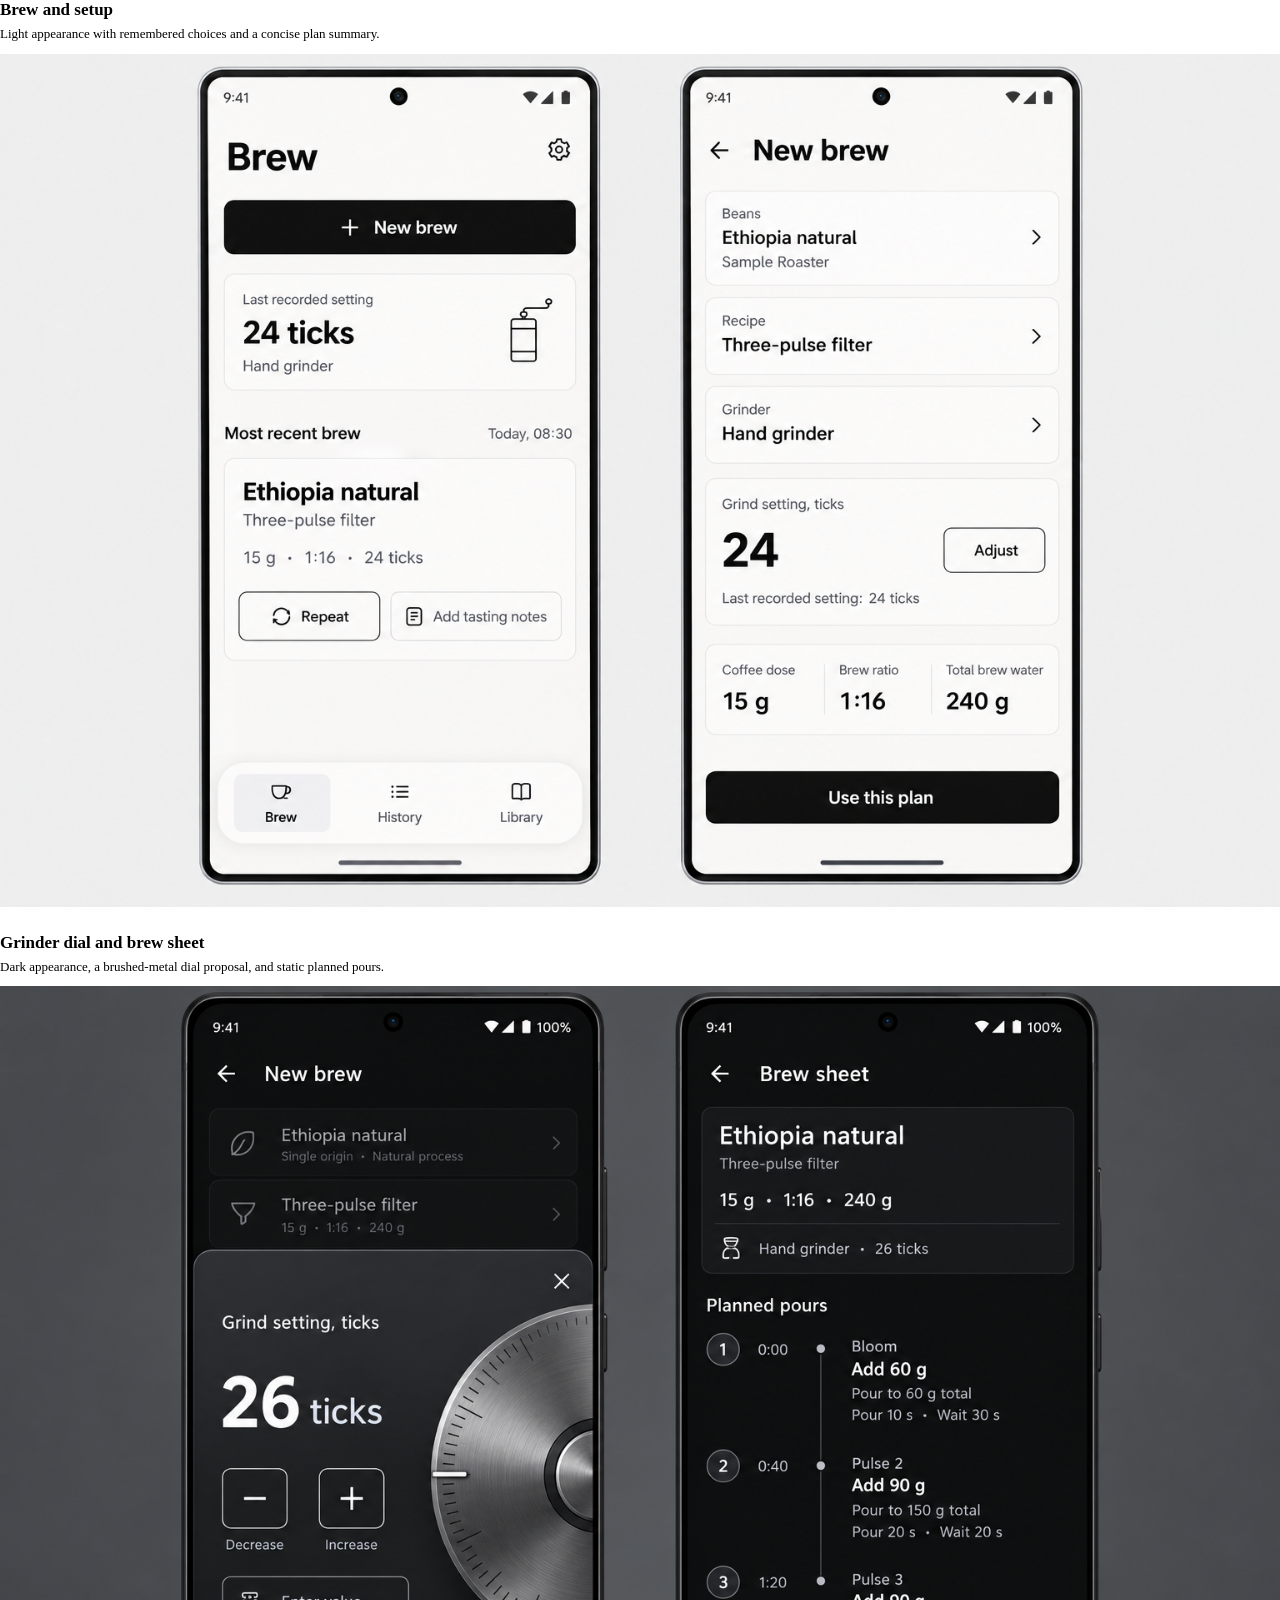
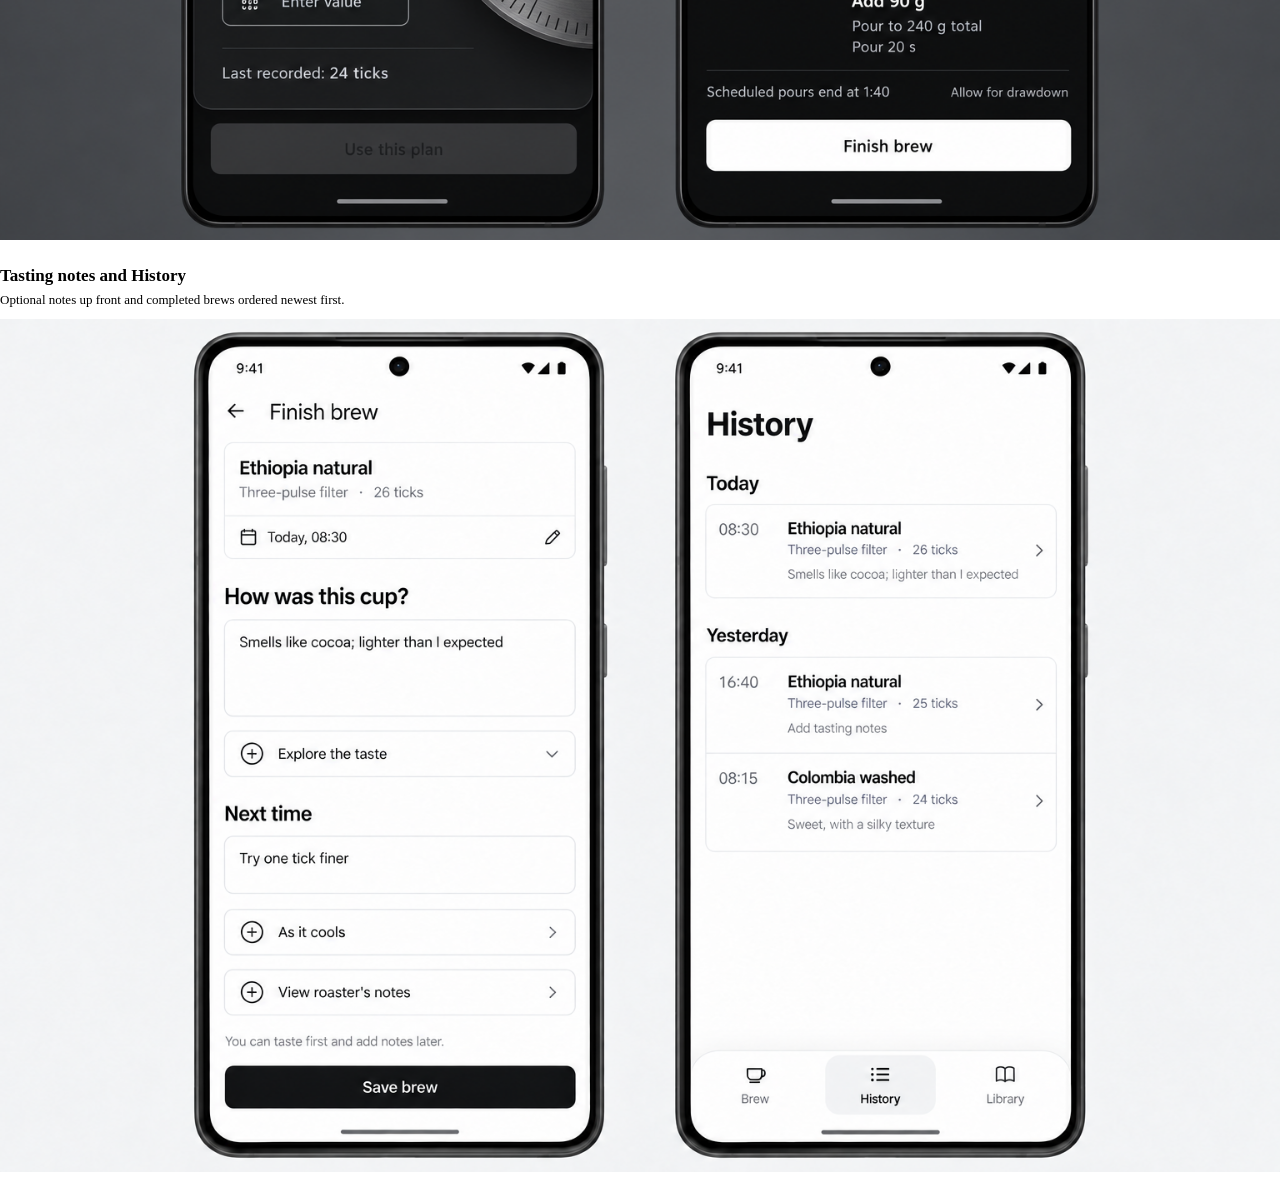
<file: docs/design/mockups/v1/index.html>
﻿<!doctype html><html><head><meta charset="utf-8"><meta name="viewport" content="width=device-width,initial-scale=1"><style>html,body{margin:0;padding:0}main{color:var(--foreground);font-family:var(--font-sans)}figure{margin:0 0 26px}figcaption{margin:0 0 10px}h2{font-size:17px;font-weight:600;margin:0 0 4px}p{font-size:13px;line-height:1.5;color:var(--muted-foreground);margin:0}img{display:block;width:100%;height:auto;border-radius:var(--radius)}</style></head><body><main><figure><figcaption><h2>Brew and setup</h2><p>Light appearance with remembered choices and a concise plan summary.</p></figcaption><img src="01-brew-and-setup.png" alt="Brew and setup paired Android app mockups" width="1536" height="1024"></figure><figure><figcaption><h2>Grinder dial and brew sheet</h2><p>Dark appearance, a brushed-metal dial proposal, and static planned pours.</p></figcaption><img src="02-dial-and-brew-sheet.png" alt="Grinder dial and brew sheet paired Android app mockups" width="1536" height="1024"></figure><figure><figcaption><h2>Tasting notes and History</h2><p>Optional notes up front and completed brews ordered newest first.</p></figcaption><img src="03-tasting-and-history.png" alt="Tasting notes and History paired Android app mockups" width="1536" height="1024"></figure></main></body></html>
</file>
